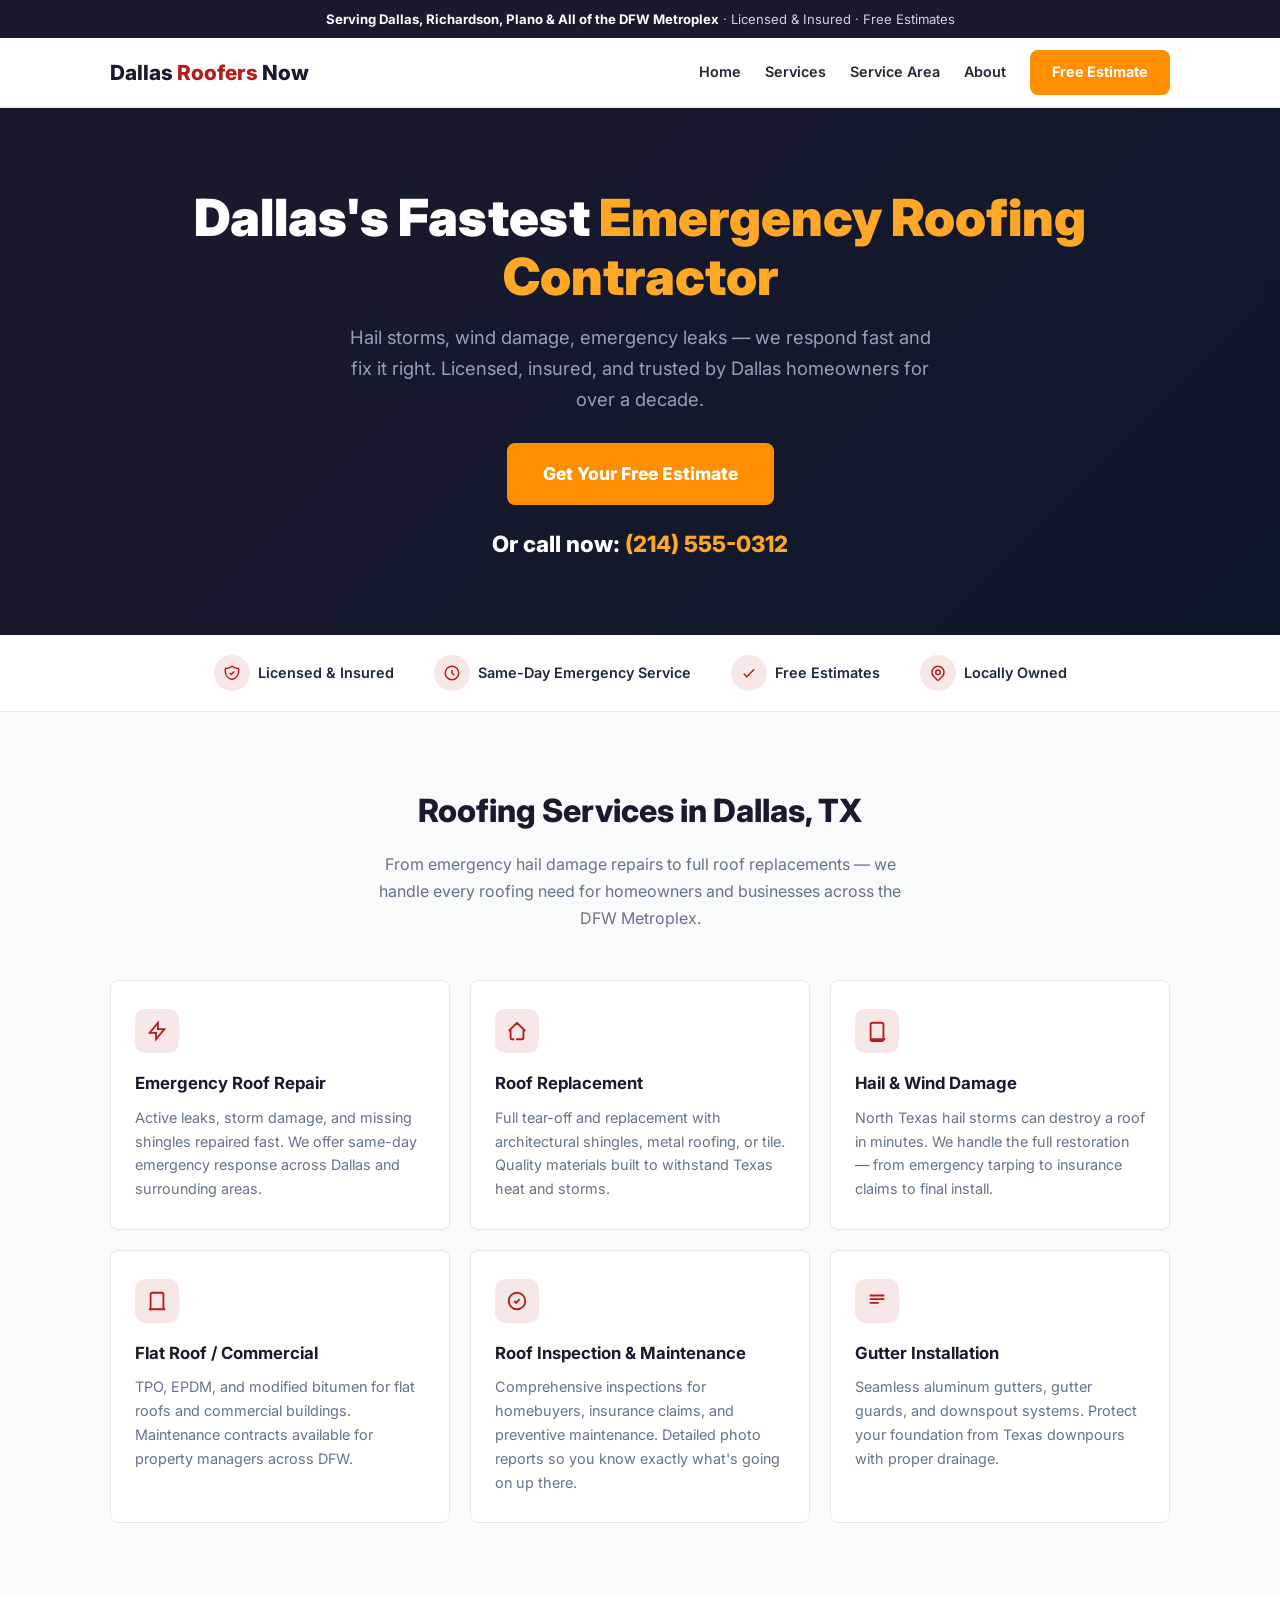
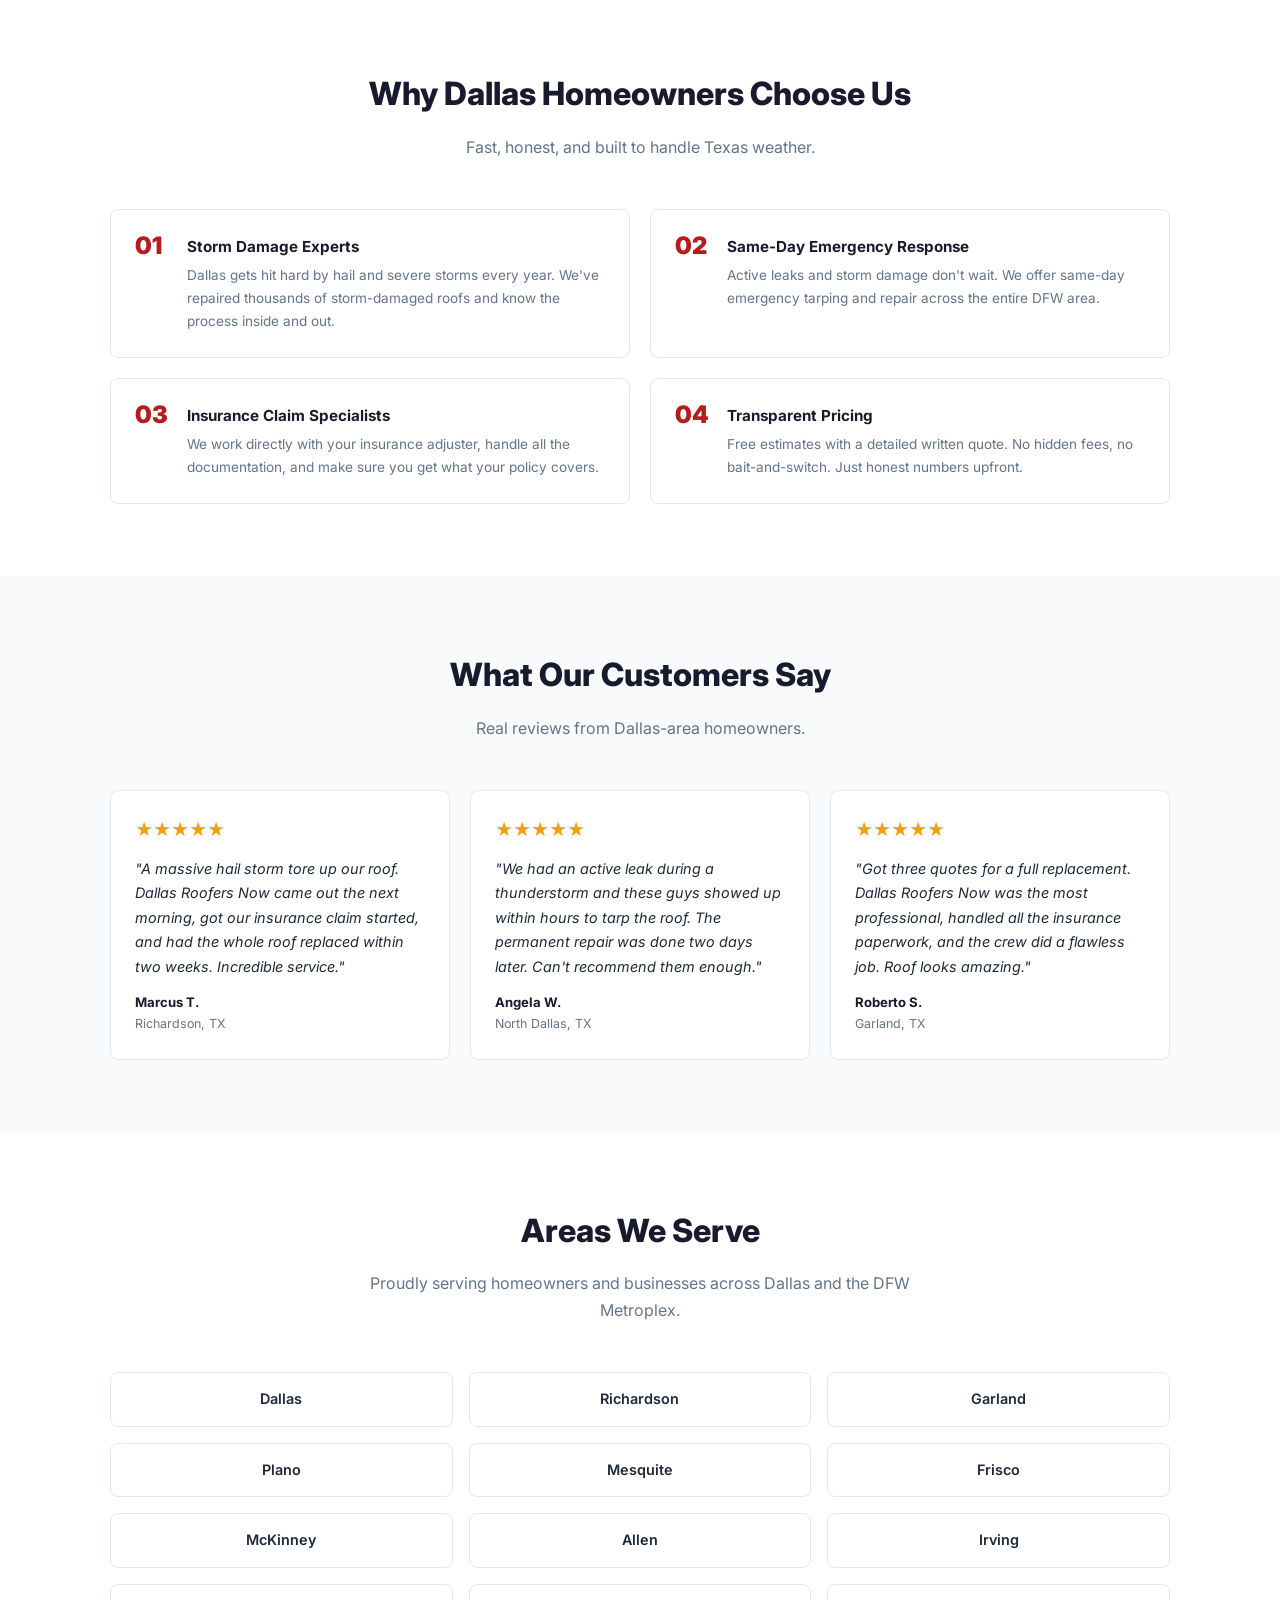
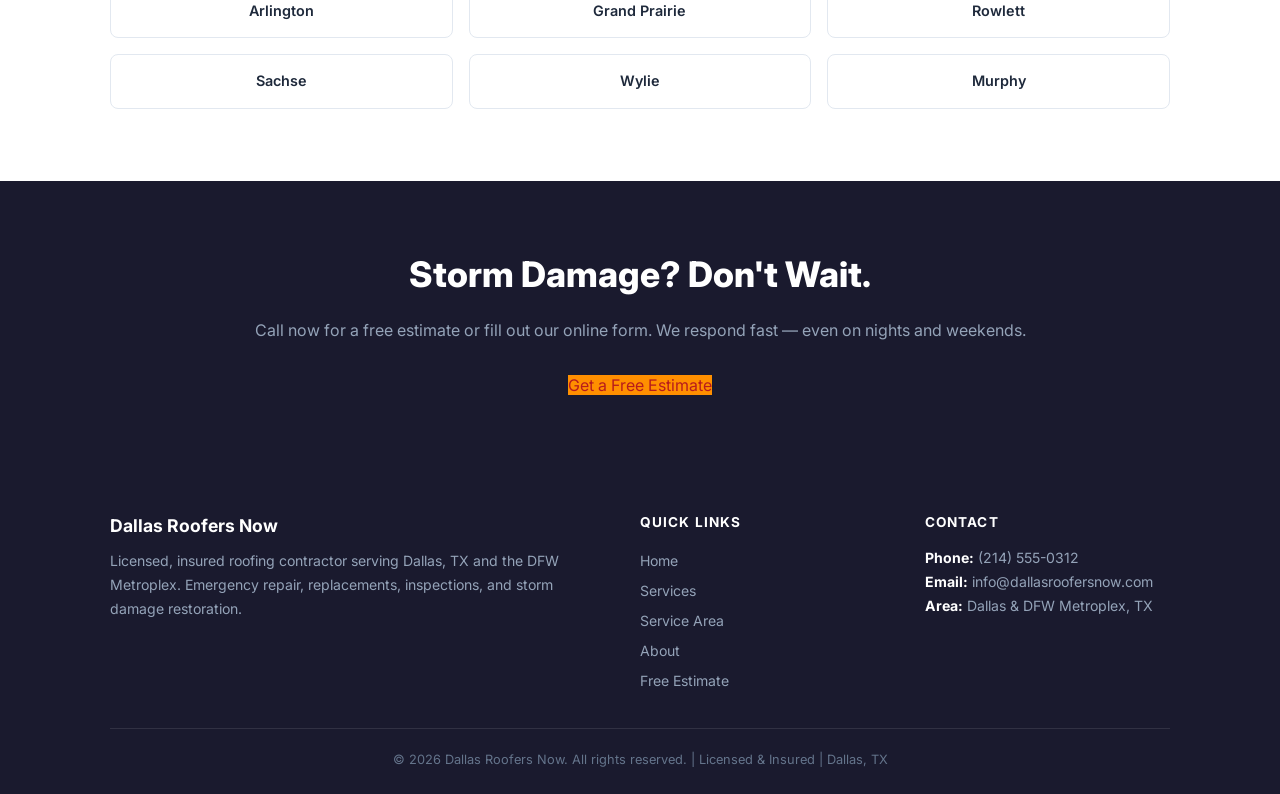
<file: index.html>
<!DOCTYPE html>
<html lang="en">
<head>
  <meta charset="UTF-8">
  <meta name="viewport" content="width=device-width, initial-scale=1.0">
  <title>Dallas TX Roofing Contractor | Emergency Roof Repair & Storm Damage</title>
  <meta name="description" content="Dallas's fastest emergency roofing contractor. Hail damage, storm repair, roof replacement, and inspections. Licensed & insured. Free estimates. Call (214) 555-0312.">
  <meta name="keywords" content="roof repair Dallas TX, roofing contractor Dallas, emergency roof repair Dallas Texas, hail damage roof Dallas, storm damage roofer DFW">
  <link rel="preconnect" href="https://fonts.googleapis.com">
  <link rel="preconnect" href="https://fonts.gstatic.com" crossorigin>
  <link href="https://fonts.googleapis.com/css2?family=Inter:wght@400;500;600;700;800;900&display=swap" rel="stylesheet">
  <link rel="stylesheet" href="style.css">
</head>
<body>

  <!-- Top Bar -->
  <div class="topbar">
    <strong>Serving Dallas, Richardson, Plano &amp; All of the DFW Metroplex</strong> · Licensed &amp; Insured · Free Estimates
  </div>

  <!-- Header -->
  <header class="site-header">
    <div class="header-inner">
      <a href="index.html" class="site-logo">Dallas <span>Roofers</span> Now</a>
      <nav class="site-nav">
        <a href="index.html">Home</a>
        <a href="services.html">Services</a>
        <a href="areas.html">Service Area</a>
        <a href="about.html">About</a>
        <a href="contact.html" class="btn-cta">Free Estimate</a>
      </nav>
      <button class="hamburger" onclick="document.getElementById('mob-menu').classList.toggle('open')" aria-label="Menu">
        <span></span><span></span><span></span>
      </button>
    </div>
    <nav class="mobile-menu" id="mob-menu">
      <a href="index.html">Home</a>
      <a href="services.html">Services</a>
      <a href="areas.html">Service Area</a>
      <a href="about.html">About</a>
      <a href="contact.html" class="btn-cta">Free Estimate</a>
    </nav>
  </header>

  <!-- Hero -->
  <section class="hero">
    <div class="container">
      <h1>Dallas's Fastest <span class="highlight">Emergency Roofing Contractor</span></h1>
      <p>Hail storms, wind damage, emergency leaks — we respond fast and fix it right. Licensed, insured, and trusted by Dallas homeowners for over a decade.</p>
      <a href="contact.html" class="btn-hero">Get Your Free Estimate</a>
      <div class="hero-phone">Or call now: <a href="tel:+12145550312">(214) 555-0312</a></div>
    </div>
  </section>

  <!-- Trust Bar -->
  <div class="trust-bar">
    <div class="trust-items">
      <div class="trust-item">
        <div class="trust-icon">
          <svg width="18" height="18" fill="none" viewBox="0 0 24 24" stroke="#b71c1c" stroke-width="2"><path d="M9 12l2 2 4-4m5.618-4.016A11.955 11.955 0 0112 2.944a11.955 11.955 0 01-8.618 3.04A12.02 12.02 0 003 9c0 5.591 3.824 10.29 9 11.622 5.176-1.332 9-6.03 9-11.622 0-1.042-.133-2.052-.382-3.016z"/></svg>
        </div>
        Licensed &amp; Insured
      </div>
      <div class="trust-item">
        <div class="trust-icon">
          <svg width="18" height="18" fill="none" viewBox="0 0 24 24" stroke="#b71c1c" stroke-width="2"><path d="M12 8v4l3 3m6-3a9 9 0 11-18 0 9 9 0 0118 0z"/></svg>
        </div>
        Same-Day Emergency Service
      </div>
      <div class="trust-item">
        <div class="trust-icon">
          <svg width="18" height="18" fill="none" viewBox="0 0 24 24" stroke="#b71c1c" stroke-width="2"><path d="M5 13l4 4L19 7"/></svg>
        </div>
        Free Estimates
      </div>
      <div class="trust-item">
        <div class="trust-icon">
          <svg width="18" height="18" fill="none" viewBox="0 0 24 24" stroke="#b71c1c" stroke-width="2"><path d="M17.657 16.657L13.414 20.9a2 2 0 01-2.827 0l-4.244-4.243a8 8 0 1111.314 0z"/><path d="M15 11a3 3 0 11-6 0 3 3 0 016 0z"/></svg>
        </div>
        Locally Owned
      </div>
    </div>
  </div>

  <!-- Services Overview -->
  <section class="section">
    <div class="container">
      <h2 class="section-title">Roofing Services in Dallas, TX</h2>
      <p class="section-sub">From emergency hail damage repairs to full roof replacements — we handle every roofing need for homeowners and businesses across the DFW Metroplex.</p>
      <div class="services-grid">
        <div class="service-card">
          <div class="service-icon">
            <svg width="22" height="22" fill="none" viewBox="0 0 24 24" stroke="#b71c1c" stroke-width="2"><path d="M13 10V3L4 14h7v7l9-11h-7z"/></svg>
          </div>
          <h3>Emergency Roof Repair</h3>
          <p>Active leaks, storm damage, and missing shingles repaired fast. We offer same-day emergency response across Dallas and surrounding areas.</p>
        </div>
        <div class="service-card">
          <div class="service-icon">
            <svg width="22" height="22" fill="none" viewBox="0 0 24 24" stroke="#b71c1c" stroke-width="2"><path d="M3 12l2-2m0 0l7-7 7 7M5 10v10a1 1 0 001 1h3m10-11l2 2m-2-2v10a1 1 0 01-1 1h-3m-4 0h4"/></svg>
          </div>
          <h3>Roof Replacement</h3>
          <p>Full tear-off and replacement with architectural shingles, metal roofing, or tile. Quality materials built to withstand Texas heat and storms.</p>
        </div>
        <div class="service-card">
          <div class="service-icon">
            <svg width="22" height="22" fill="none" viewBox="0 0 24 24" stroke="#b71c1c" stroke-width="2"><path d="M19 21V5a2 2 0 00-2-2H7a2 2 0 00-2 2v16m14 0h2m-2 0H5m14 0a2 2 0 01-2 2H7a2 2 0 01-2-2m14 0V9"/></svg>
          </div>
          <h3>Hail &amp; Wind Damage</h3>
          <p>North Texas hail storms can destroy a roof in minutes. We handle the full restoration — from emergency tarping to insurance claims to final install.</p>
        </div>
        <div class="service-card">
          <div class="service-icon">
            <svg width="22" height="22" fill="none" viewBox="0 0 24 24" stroke="#b71c1c" stroke-width="2"><path d="M19 21V5a2 2 0 00-2-2H7a2 2 0 00-2 2v16m14 0h2m-2 0H5m-2 0h2"/></svg>
          </div>
          <h3>Flat Roof / Commercial</h3>
          <p>TPO, EPDM, and modified bitumen for flat roofs and commercial buildings. Maintenance contracts available for property managers across DFW.</p>
        </div>
        <div class="service-card">
          <div class="service-icon">
            <svg width="22" height="22" fill="none" viewBox="0 0 24 24" stroke="#b71c1c" stroke-width="2"><path d="M9 12l2 2 4-4m6 2a9 9 0 11-18 0 9 9 0 0118 0z"/></svg>
          </div>
          <h3>Roof Inspection &amp; Maintenance</h3>
          <p>Comprehensive inspections for homebuyers, insurance claims, and preventive maintenance. Detailed photo reports so you know exactly what's going on up there.</p>
        </div>
        <div class="service-card">
          <div class="service-icon">
            <svg width="22" height="22" fill="none" viewBox="0 0 24 24" stroke="#b71c1c" stroke-width="2"><path d="M4 6h16M4 10h16M4 14h10"/></svg>
          </div>
          <h3>Gutter Installation</h3>
          <p>Seamless aluminum gutters, gutter guards, and downspout systems. Protect your foundation from Texas downpours with proper drainage.</p>
        </div>
      </div>
    </div>
  </section>

  <!-- Why Choose Us -->
  <section class="section" style="background: var(--white);">
    <div class="container">
      <h2 class="section-title">Why Dallas Homeowners Choose Us</h2>
      <p class="section-sub">Fast, honest, and built to handle Texas weather.</p>
      <div class="why-grid">
        <div class="why-card">
          <div class="why-num">01</div>
          <div>
            <h3>Storm Damage Experts</h3>
            <p>Dallas gets hit hard by hail and severe storms every year. We've repaired thousands of storm-damaged roofs and know the process inside and out.</p>
          </div>
        </div>
        <div class="why-card">
          <div class="why-num">02</div>
          <div>
            <h3>Same-Day Emergency Response</h3>
            <p>Active leaks and storm damage don't wait. We offer same-day emergency tarping and repair across the entire DFW area.</p>
          </div>
        </div>
        <div class="why-card">
          <div class="why-num">03</div>
          <div>
            <h3>Insurance Claim Specialists</h3>
            <p>We work directly with your insurance adjuster, handle all the documentation, and make sure you get what your policy covers.</p>
          </div>
        </div>
        <div class="why-card">
          <div class="why-num">04</div>
          <div>
            <h3>Transparent Pricing</h3>
            <p>Free estimates with a detailed written quote. No hidden fees, no bait-and-switch. Just honest numbers upfront.</p>
          </div>
        </div>
      </div>
    </div>
  </section>

  <!-- Testimonials -->
  <section class="section">
    <div class="container">
      <h2 class="section-title">What Our Customers Say</h2>
      <p class="section-sub">Real reviews from Dallas-area homeowners.</p>
      <div class="testimonials-grid">
        <div class="testimonial-card">
          <div class="testimonial-stars">★★★★★</div>
          <p class="testimonial-text">"A massive hail storm tore up our roof. Dallas Roofers Now came out the next morning, got our insurance claim started, and had the whole roof replaced within two weeks. Incredible service."</p>
          <div class="testimonial-name">Marcus T.</div>
          <div class="testimonial-loc">Richardson, TX</div>
        </div>
        <div class="testimonial-card">
          <div class="testimonial-stars">★★★★★</div>
          <p class="testimonial-text">"We had an active leak during a thunderstorm and these guys showed up within hours to tarp the roof. The permanent repair was done two days later. Can't recommend them enough."</p>
          <div class="testimonial-name">Angela W.</div>
          <div class="testimonial-loc">North Dallas, TX</div>
        </div>
        <div class="testimonial-card">
          <div class="testimonial-stars">★★★★★</div>
          <p class="testimonial-text">"Got three quotes for a full replacement. Dallas Roofers Now was the most professional, handled all the insurance paperwork, and the crew did a flawless job. Roof looks amazing."</p>
          <div class="testimonial-name">Roberto S.</div>
          <div class="testimonial-loc">Garland, TX</div>
        </div>
      </div>
    </div>
  </section>

  <!-- Service Areas -->
  <section class="section" style="background: var(--white);">
    <div class="container">
      <h2 class="section-title">Areas We Serve</h2>
      <p class="section-sub">Proudly serving homeowners and businesses across Dallas and the DFW Metroplex.</p>
      <div class="areas-grid">
        <div class="area-tag">Dallas</div>
        <div class="area-tag">Richardson</div>
        <div class="area-tag">Garland</div>
        <div class="area-tag">Plano</div>
        <div class="area-tag">Mesquite</div>
        <div class="area-tag">Frisco</div>
        <div class="area-tag">McKinney</div>
        <div class="area-tag">Allen</div>
        <div class="area-tag">Irving</div>
        <div class="area-tag">Arlington</div>
        <div class="area-tag">Grand Prairie</div>
        <div class="area-tag">Rowlett</div>
        <div class="area-tag">Sachse</div>
        <div class="area-tag">Wylie</div>
        <div class="area-tag">Murphy</div>
      </div>
    </div>
  </section>

  <!-- CTA -->
  <section class="cta-strip">
    <h2>Storm Damage? Don't Wait.</h2>
    <p>Call now for a free estimate or fill out our online form. We respond fast — even on nights and weekends.</p>
    <a href="contact.html" class="btn-hero">Get a Free Estimate</a>
  </section>

  <!-- Footer -->
  <footer class="site-footer">
    <div class="container">
      <div class="footer-grid">
        <div class="footer-brand">
          <strong style="color:#fff; font-size:1.1rem;">Dallas Roofers Now</strong>
          <p>Licensed, insured roofing contractor serving Dallas, TX and the DFW Metroplex. Emergency repair, replacements, inspections, and storm damage restoration.</p>
        </div>
        <div class="footer-links">
          <h4>Quick Links</h4>
          <a href="index.html">Home</a>
          <a href="services.html">Services</a>
          <a href="areas.html">Service Area</a>
          <a href="about.html">About</a>
          <a href="contact.html">Free Estimate</a>
        </div>
        <div class="footer-contact">
          <h4>Contact</h4>
          <p><strong style="color:#fff;">Phone:</strong> (214) 555-0312</p>
          <p><strong style="color:#fff;">Email:</strong> info@dallasroofersnow.com</p>
          <p><strong style="color:#fff;">Area:</strong> Dallas &amp; DFW Metroplex, TX</p>
        </div>
      </div>
      <div class="footer-bottom">
        &copy; 2026 Dallas Roofers Now. All rights reserved. | Licensed &amp; Insured | Dallas, TX
      </div>
    </div>
  </footer>

</body>
</html>
</file>
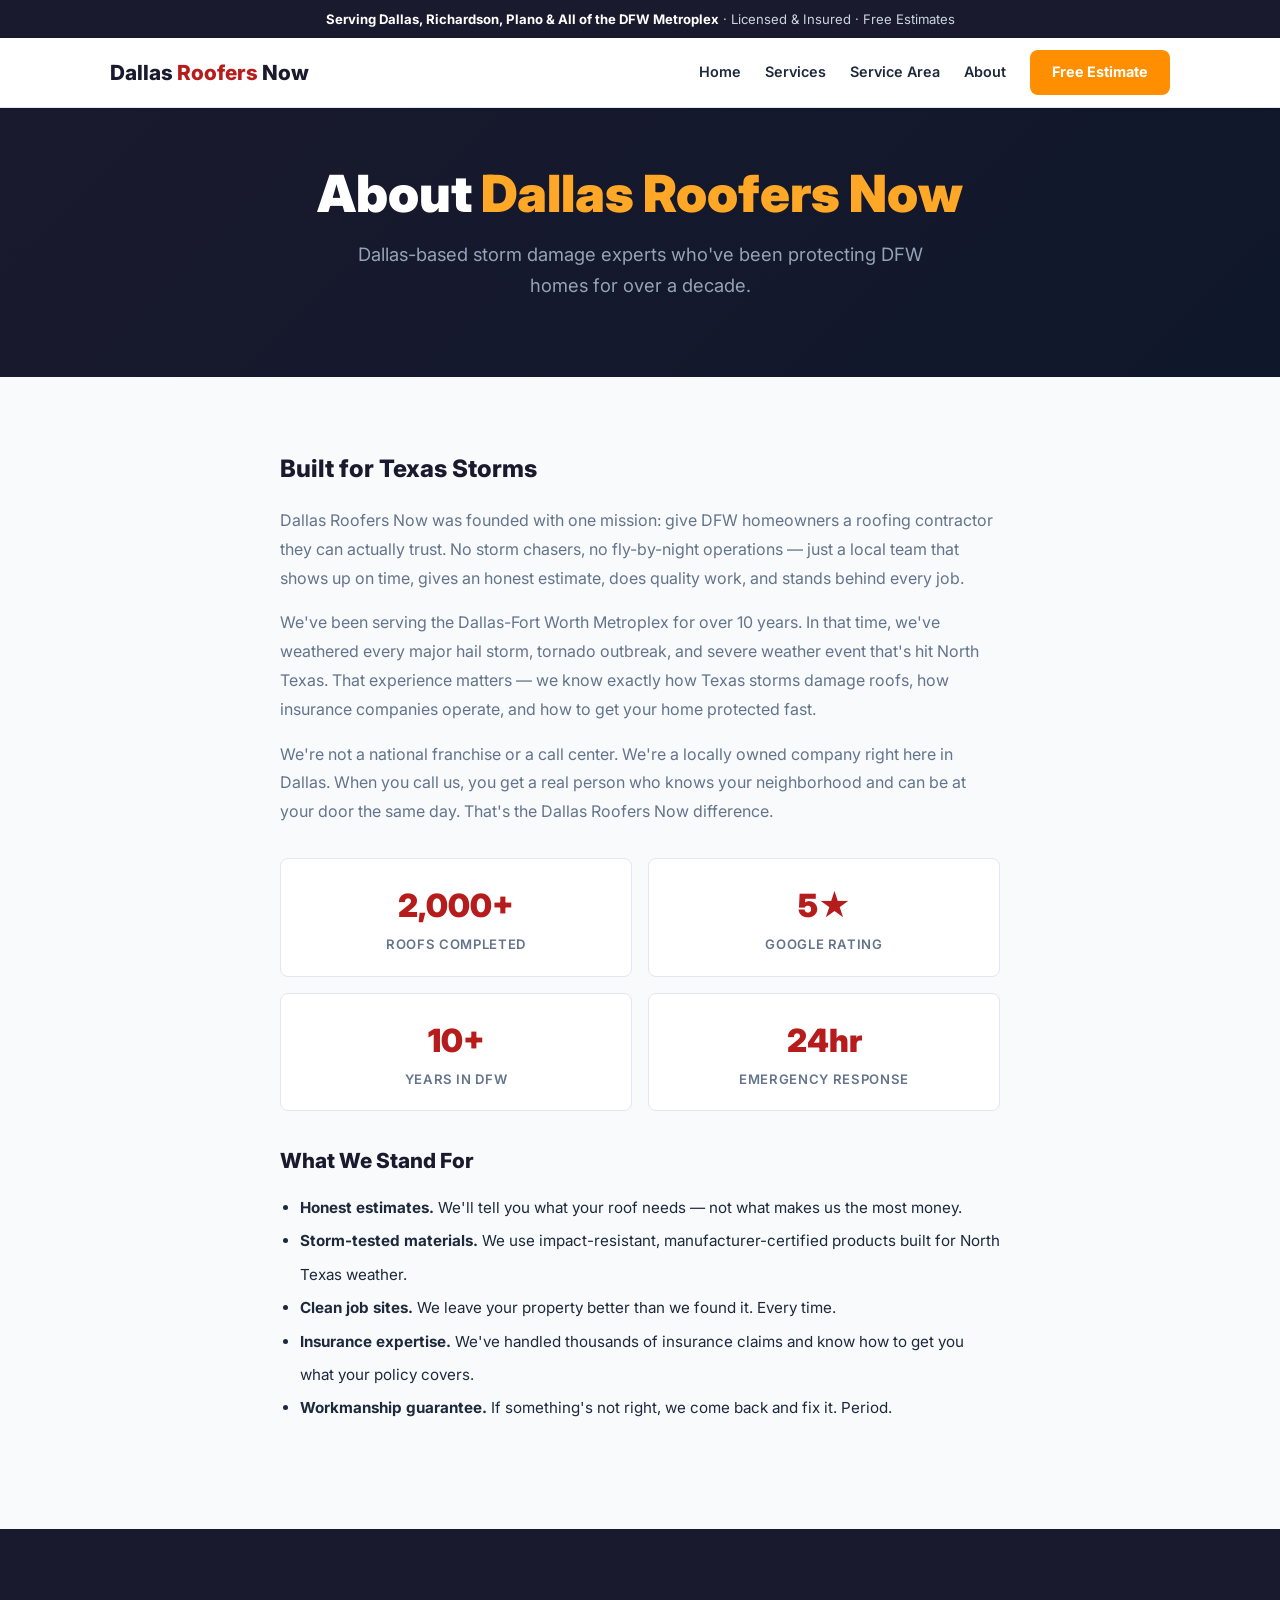
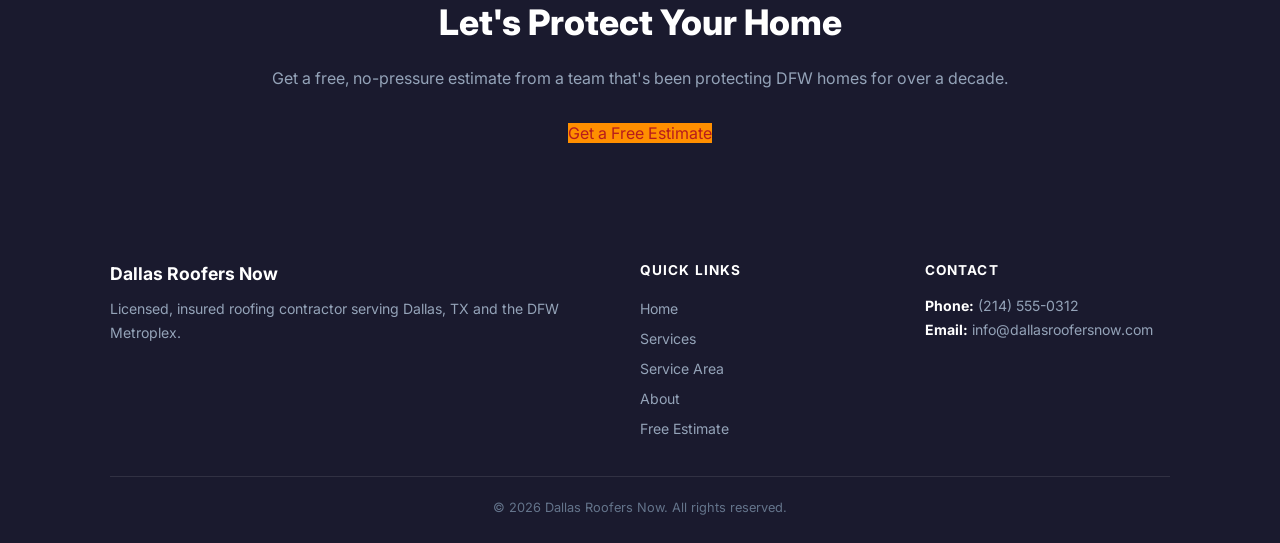
<file: about.html>
<!DOCTYPE html>
<html lang="en">
<head>
  <meta charset="UTF-8">
  <meta name="viewport" content="width=device-width, initial-scale=1.0">
  <title>About Us | Dallas Roofers Now — Local Roofing Contractor DFW TX</title>
  <meta name="description" content="Dallas-based roofing contractor serving the DFW Metroplex for over 10 years. Storm damage experts, licensed, insured, and dedicated to quality craftsmanship.">
  <link rel="preconnect" href="https://fonts.googleapis.com">
  <link rel="preconnect" href="https://fonts.gstatic.com" crossorigin>
  <link href="https://fonts.googleapis.com/css2?family=Inter:wght@400;500;600;700;800;900&display=swap" rel="stylesheet">
  <link rel="stylesheet" href="style.css">
</head>
<body>
  <div class="topbar"><strong>Serving Dallas, Richardson, Plano &amp; All of the DFW Metroplex</strong> · Licensed &amp; Insured · Free Estimates</div>
  <header class="site-header">
    <div class="header-inner">
      <a href="index.html" class="site-logo">Dallas <span>Roofers</span> Now</a>
      <nav class="site-nav">
        <a href="index.html">Home</a><a href="services.html">Services</a><a href="areas.html">Service Area</a><a href="about.html">About</a><a href="contact.html" class="btn-cta">Free Estimate</a>
      </nav>
      <button class="hamburger" onclick="document.getElementById('mob-menu').classList.toggle('open')" aria-label="Menu"><span></span><span></span><span></span></button>
    </div>
    <nav class="mobile-menu" id="mob-menu">
      <a href="index.html">Home</a><a href="services.html">Services</a><a href="areas.html">Service Area</a><a href="about.html">About</a><a href="contact.html" class="btn-cta">Free Estimate</a>
    </nav>
  </header>

  <section class="hero" style="padding: 56px 0 48px;">
    <div class="container">
      <h1>About <span class="highlight">Dallas Roofers Now</span></h1>
      <p>Dallas-based storm damage experts who've been protecting DFW homes for over a decade.</p>
    </div>
  </section>

  <section class="section">
    <div class="container">
      <div style="max-width:720px; margin:0 auto;">
        <h2 style="font-size:1.5rem; font-weight:800; color:var(--navy); margin-bottom:16px;">Built for Texas Storms</h2>
        <p style="color:var(--text-light); margin-bottom:16px; line-height:1.8;">Dallas Roofers Now was founded with one mission: give DFW homeowners a roofing contractor they can actually trust. No storm chasers, no fly-by-night operations — just a local team that shows up on time, gives an honest estimate, does quality work, and stands behind every job.</p>
        <p style="color:var(--text-light); margin-bottom:16px; line-height:1.8;">We've been serving the Dallas-Fort Worth Metroplex for over 10 years. In that time, we've weathered every major hail storm, tornado outbreak, and severe weather event that's hit North Texas. That experience matters — we know exactly how Texas storms damage roofs, how insurance companies operate, and how to get your home protected fast.</p>
        <p style="color:var(--text-light); margin-bottom:32px; line-height:1.8;">We're not a national franchise or a call center. We're a locally owned company right here in Dallas. When you call us, you get a real person who knows your neighborhood and can be at your door the same day. That's the Dallas Roofers Now difference.</p>

        <div style="display:grid; grid-template-columns:1fr 1fr; gap:16px; margin-bottom:32px;">
          <div style="background:var(--white); border:1px solid var(--border); border-radius:var(--radius); padding:20px; text-align:center;">
            <div style="font-size:2rem; font-weight:900; color:var(--blue);">2,000+</div>
            <div style="font-size:0.82rem; color:var(--text-light); font-weight:600; text-transform:uppercase; letter-spacing:0.05em;">Roofs Completed</div>
          </div>
          <div style="background:var(--white); border:1px solid var(--border); border-radius:var(--radius); padding:20px; text-align:center;">
            <div style="font-size:2rem; font-weight:900; color:var(--blue);">5★</div>
            <div style="font-size:0.82rem; color:var(--text-light); font-weight:600; text-transform:uppercase; letter-spacing:0.05em;">Google Rating</div>
          </div>
          <div style="background:var(--white); border:1px solid var(--border); border-radius:var(--radius); padding:20px; text-align:center;">
            <div style="font-size:2rem; font-weight:900; color:var(--blue);">10+</div>
            <div style="font-size:0.82rem; color:var(--text-light); font-weight:600; text-transform:uppercase; letter-spacing:0.05em;">Years in DFW</div>
          </div>
          <div style="background:var(--white); border:1px solid var(--border); border-radius:var(--radius); padding:20px; text-align:center;">
            <div style="font-size:2rem; font-weight:900; color:var(--blue);">24hr</div>
            <div style="font-size:0.82rem; color:var(--text-light); font-weight:600; text-transform:uppercase; letter-spacing:0.05em;">Emergency Response</div>
          </div>
        </div>

        <h2 style="font-size:1.3rem; font-weight:800; color:var(--navy); margin-bottom:12px;">What We Stand For</h2>
        <ul style="color:var(--text); font-size:0.95rem; line-height:2.2; padding-left:20px; margin-bottom:32px;">
          <li><strong>Honest estimates.</strong> We'll tell you what your roof needs — not what makes us the most money.</li>
          <li><strong>Storm-tested materials.</strong> We use impact-resistant, manufacturer-certified products built for North Texas weather.</li>
          <li><strong>Clean job sites.</strong> We leave your property better than we found it. Every time.</li>
          <li><strong>Insurance expertise.</strong> We've handled thousands of insurance claims and know how to get you what your policy covers.</li>
          <li><strong>Workmanship guarantee.</strong> If something's not right, we come back and fix it. Period.</li>
        </ul>
      </div>
    </div>
  </section>

  <section class="cta-strip">
    <h2>Let's Protect Your Home</h2>
    <p>Get a free, no-pressure estimate from a team that's been protecting DFW homes for over a decade.</p>
    <a href="contact.html" class="btn-hero">Get a Free Estimate</a>
  </section>

  <footer class="site-footer">
    <div class="container">
      <div class="footer-grid">
        <div class="footer-brand">
          <strong style="color:#fff; font-size:1.1rem;">Dallas Roofers Now</strong>
          <p>Licensed, insured roofing contractor serving Dallas, TX and the DFW Metroplex.</p>
        </div>
        <div class="footer-links">
          <h4>Quick Links</h4>
          <a href="index.html">Home</a><a href="services.html">Services</a><a href="areas.html">Service Area</a><a href="about.html">About</a><a href="contact.html">Free Estimate</a>
        </div>
        <div class="footer-contact">
          <h4>Contact</h4>
          <p><strong style="color:#fff;">Phone:</strong> (214) 555-0312</p>
          <p><strong style="color:#fff;">Email:</strong> info@dallasroofersnow.com</p>
        </div>
      </div>
      <div class="footer-bottom">&copy; 2026 Dallas Roofers Now. All rights reserved.</div>
    </div>
  </footer>
</body>
</html>
</file>
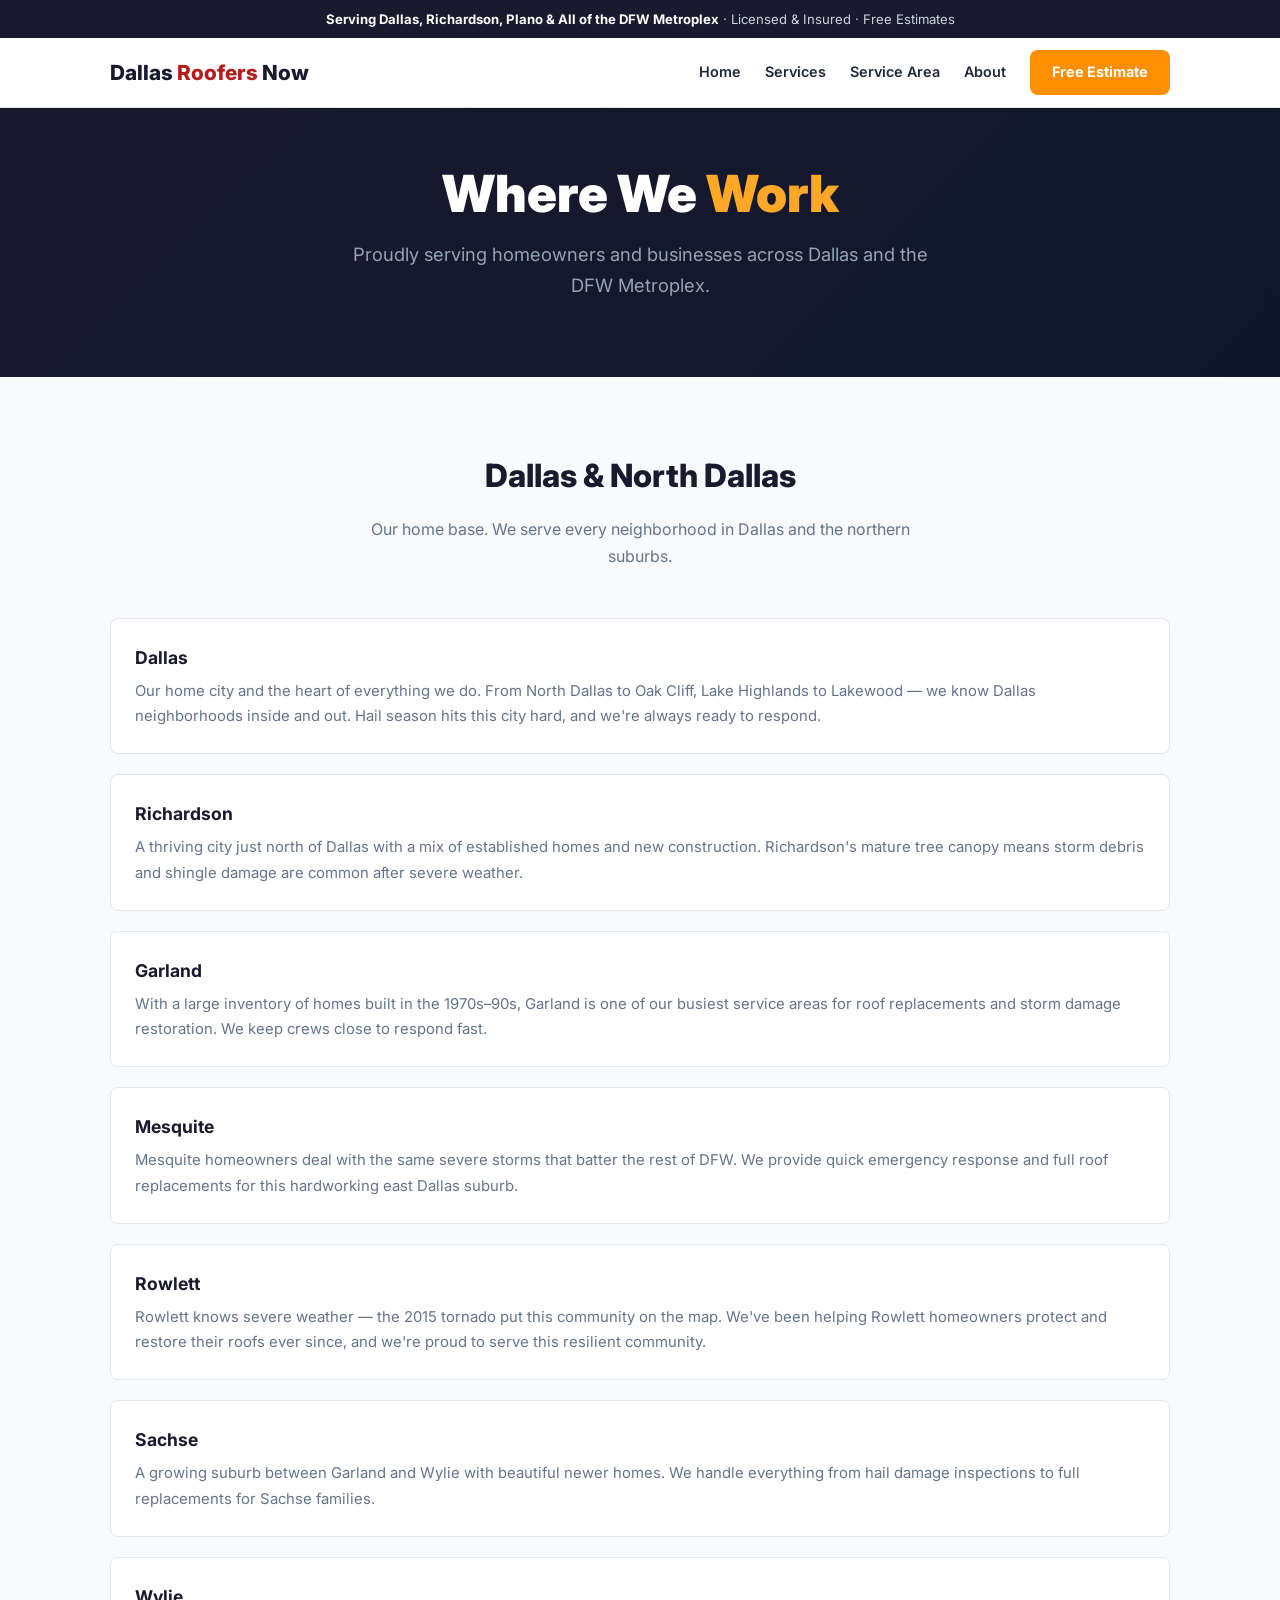
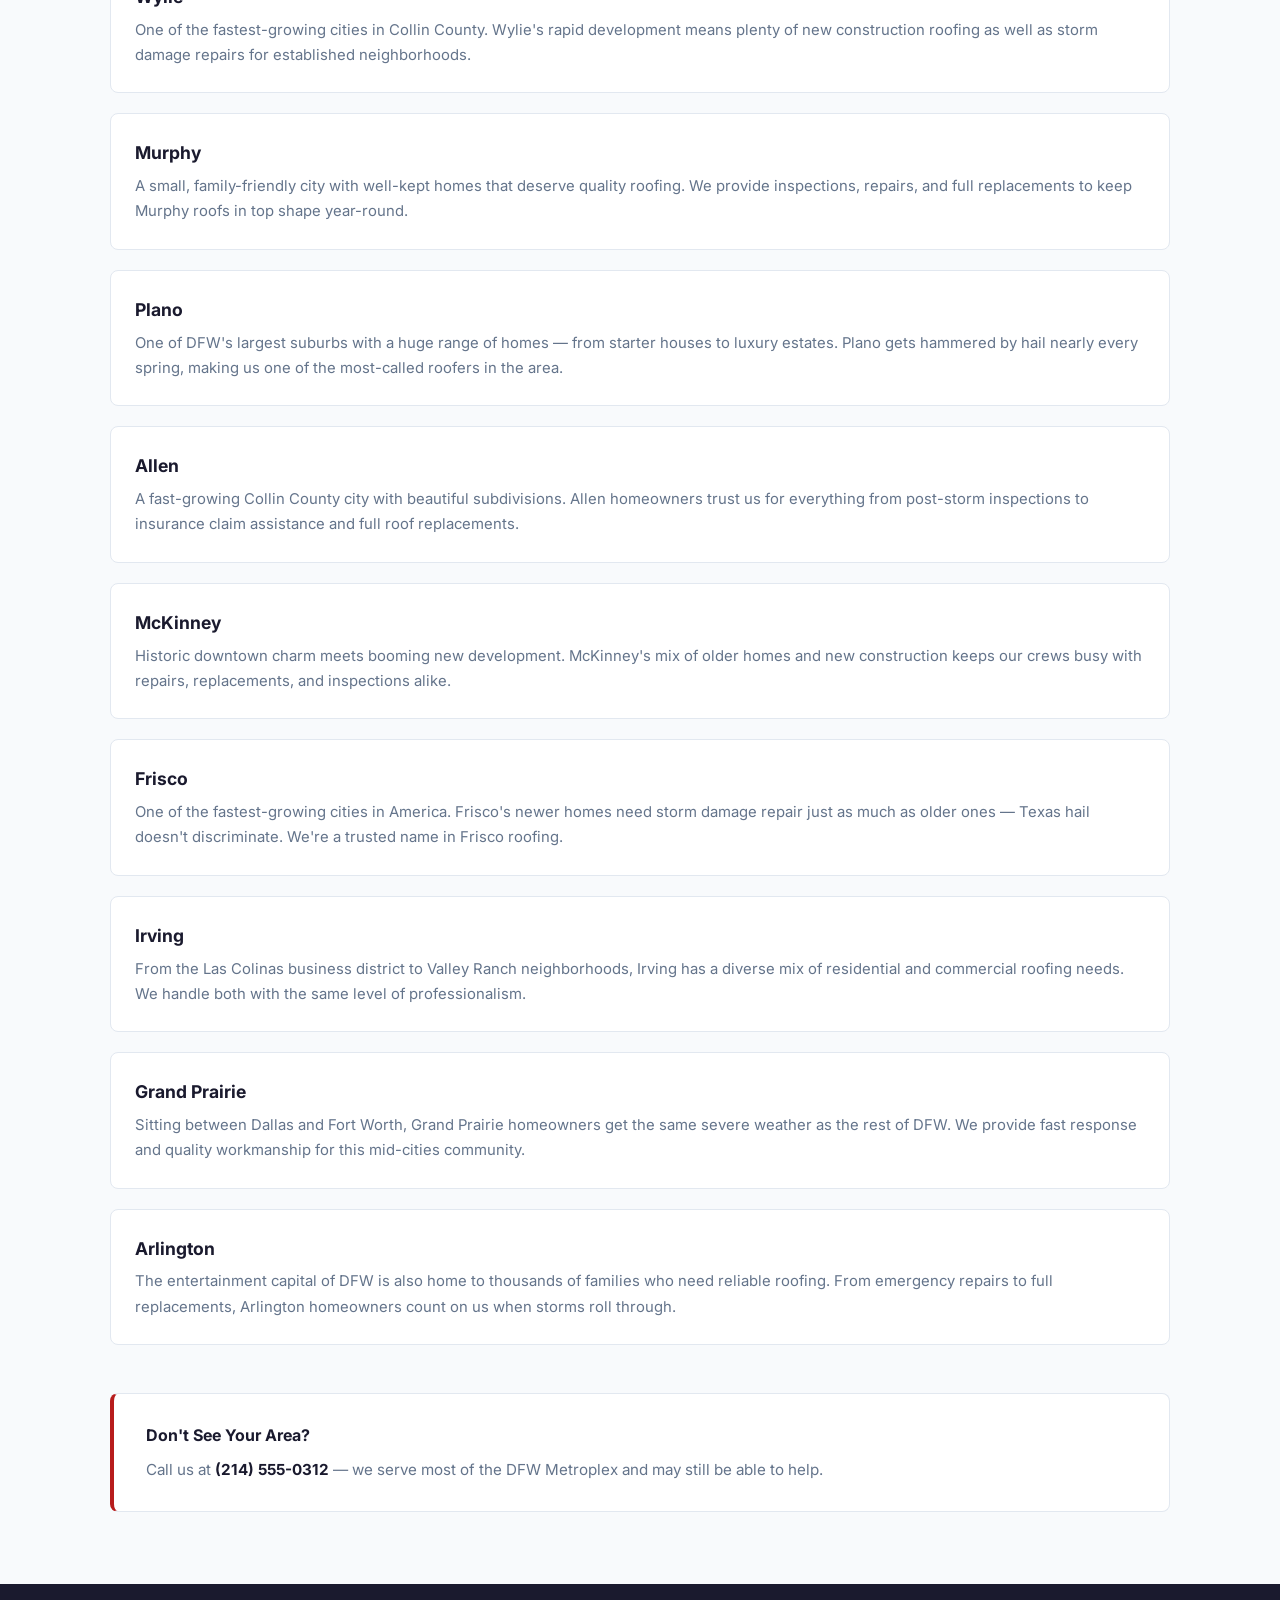
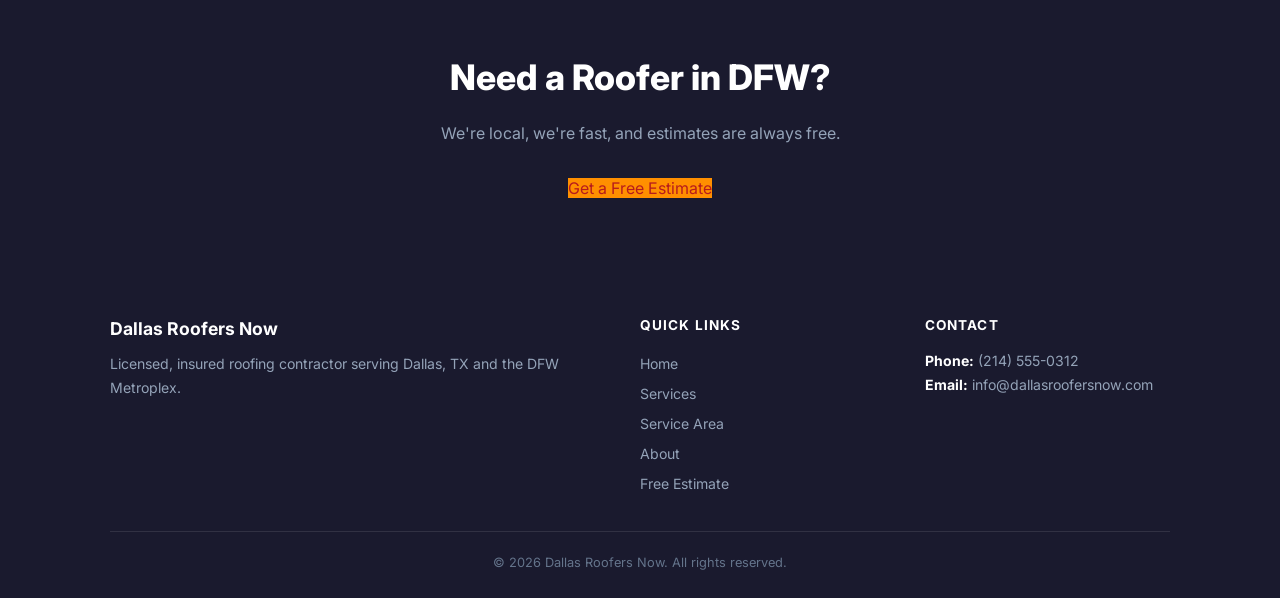
<file: areas.html>
<!DOCTYPE html>
<html lang="en">
<head>
  <meta charset="UTF-8">
  <meta name="viewport" content="width=device-width, initial-scale=1.0">
  <title>Roofing Service Area | Dallas, Richardson, Plano, DFW TX</title>
  <meta name="description" content="Roofing contractor serving Dallas, Richardson, Plano, Garland, Frisco, McKinney, and the entire DFW Metroplex. Local, licensed, free estimates.">
  <link rel="preconnect" href="https://fonts.googleapis.com">
  <link rel="preconnect" href="https://fonts.gstatic.com" crossorigin>
  <link href="https://fonts.googleapis.com/css2?family=Inter:wght@400;500;600;700;800;900&display=swap" rel="stylesheet">
  <link rel="stylesheet" href="style.css">
</head>
<body>
  <div class="topbar"><strong>Serving Dallas, Richardson, Plano &amp; All of the DFW Metroplex</strong> · Licensed &amp; Insured · Free Estimates</div>
  <header class="site-header">
    <div class="header-inner">
      <a href="index.html" class="site-logo">Dallas <span>Roofers</span> Now</a>
      <nav class="site-nav">
        <a href="index.html">Home</a><a href="services.html">Services</a><a href="areas.html">Service Area</a><a href="about.html">About</a><a href="contact.html" class="btn-cta">Free Estimate</a>
      </nav>
      <button class="hamburger" onclick="document.getElementById('mob-menu').classList.toggle('open')" aria-label="Menu"><span></span><span></span><span></span></button>
    </div>
    <nav class="mobile-menu" id="mob-menu">
      <a href="index.html">Home</a><a href="services.html">Services</a><a href="areas.html">Service Area</a><a href="about.html">About</a><a href="contact.html" class="btn-cta">Free Estimate</a>
    </nav>
  </header>

  <section class="hero" style="padding: 56px 0 48px;">
    <div class="container">
      <h1>Where We <span class="highlight">Work</span></h1>
      <p>Proudly serving homeowners and businesses across Dallas and the DFW Metroplex.</p>
    </div>
  </section>

  <section class="section">
    <div class="container">

      <h2 class="section-title">Dallas &amp; North Dallas</h2>
      <p class="section-sub">Our home base. We serve every neighborhood in Dallas and the northern suburbs.</p>

      <div style="display:grid; grid-template-columns:1fr; gap:20px; margin-bottom:48px;">

        <div style="background:var(--white); border:1px solid var(--border); border-radius:var(--radius); padding:24px;">
          <h3 style="font-size:1.1rem; font-weight:700; color:var(--navy); margin-bottom:6px;">Dallas</h3>
          <p style="color:var(--text-light); font-size:0.93rem; line-height:1.7;">Our home city and the heart of everything we do. From North Dallas to Oak Cliff, Lake Highlands to Lakewood — we know Dallas neighborhoods inside and out. Hail season hits this city hard, and we're always ready to respond.</p>
        </div>

        <div style="background:var(--white); border:1px solid var(--border); border-radius:var(--radius); padding:24px;">
          <h3 style="font-size:1.1rem; font-weight:700; color:var(--navy); margin-bottom:6px;">Richardson</h3>
          <p style="color:var(--text-light); font-size:0.93rem; line-height:1.7;">A thriving city just north of Dallas with a mix of established homes and new construction. Richardson's mature tree canopy means storm debris and shingle damage are common after severe weather.</p>
        </div>

        <div style="background:var(--white); border:1px solid var(--border); border-radius:var(--radius); padding:24px;">
          <h3 style="font-size:1.1rem; font-weight:700; color:var(--navy); margin-bottom:6px;">Garland</h3>
          <p style="color:var(--text-light); font-size:0.93rem; line-height:1.7;">With a large inventory of homes built in the 1970s–90s, Garland is one of our busiest service areas for roof replacements and storm damage restoration. We keep crews close to respond fast.</p>
        </div>

        <div style="background:var(--white); border:1px solid var(--border); border-radius:var(--radius); padding:24px;">
          <h3 style="font-size:1.1rem; font-weight:700; color:var(--navy); margin-bottom:6px;">Mesquite</h3>
          <p style="color:var(--text-light); font-size:0.93rem; line-height:1.7;">Mesquite homeowners deal with the same severe storms that batter the rest of DFW. We provide quick emergency response and full roof replacements for this hardworking east Dallas suburb.</p>
        </div>

        <div style="background:var(--white); border:1px solid var(--border); border-radius:var(--radius); padding:24px;">
          <h3 style="font-size:1.1rem; font-weight:700; color:var(--navy); margin-bottom:6px;">Rowlett</h3>
          <p style="color:var(--text-light); font-size:0.93rem; line-height:1.7;">Rowlett knows severe weather — the 2015 tornado put this community on the map. We've been helping Rowlett homeowners protect and restore their roofs ever since, and we're proud to serve this resilient community.</p>
        </div>

        <div style="background:var(--white); border:1px solid var(--border); border-radius:var(--radius); padding:24px;">
          <h3 style="font-size:1.1rem; font-weight:700; color:var(--navy); margin-bottom:6px;">Sachse</h3>
          <p style="color:var(--text-light); font-size:0.93rem; line-height:1.7;">A growing suburb between Garland and Wylie with beautiful newer homes. We handle everything from hail damage inspections to full replacements for Sachse families.</p>
        </div>

        <div style="background:var(--white); border:1px solid var(--border); border-radius:var(--radius); padding:24px;">
          <h3 style="font-size:1.1rem; font-weight:700; color:var(--navy); margin-bottom:6px;">Wylie</h3>
          <p style="color:var(--text-light); font-size:0.93rem; line-height:1.7;">One of the fastest-growing cities in Collin County. Wylie's rapid development means plenty of new construction roofing as well as storm damage repairs for established neighborhoods.</p>
        </div>

        <div style="background:var(--white); border:1px solid var(--border); border-radius:var(--radius); padding:24px;">
          <h3 style="font-size:1.1rem; font-weight:700; color:var(--navy); margin-bottom:6px;">Murphy</h3>
          <p style="color:var(--text-light); font-size:0.93rem; line-height:1.7;">A small, family-friendly city with well-kept homes that deserve quality roofing. We provide inspections, repairs, and full replacements to keep Murphy roofs in top shape year-round.</p>
        </div>

        <div style="background:var(--white); border:1px solid var(--border); border-radius:var(--radius); padding:24px;">
          <h3 style="font-size:1.1rem; font-weight:700; color:var(--navy); margin-bottom:6px;">Plano</h3>
          <p style="color:var(--text-light); font-size:0.93rem; line-height:1.7;">One of DFW's largest suburbs with a huge range of homes — from starter houses to luxury estates. Plano gets hammered by hail nearly every spring, making us one of the most-called roofers in the area.</p>
        </div>

        <div style="background:var(--white); border:1px solid var(--border); border-radius:var(--radius); padding:24px;">
          <h3 style="font-size:1.1rem; font-weight:700; color:var(--navy); margin-bottom:6px;">Allen</h3>
          <p style="color:var(--text-light); font-size:0.93rem; line-height:1.7;">A fast-growing Collin County city with beautiful subdivisions. Allen homeowners trust us for everything from post-storm inspections to insurance claim assistance and full roof replacements.</p>
        </div>

        <div style="background:var(--white); border:1px solid var(--border); border-radius:var(--radius); padding:24px;">
          <h3 style="font-size:1.1rem; font-weight:700; color:var(--navy); margin-bottom:6px;">McKinney</h3>
          <p style="color:var(--text-light); font-size:0.93rem; line-height:1.7;">Historic downtown charm meets booming new development. McKinney's mix of older homes and new construction keeps our crews busy with repairs, replacements, and inspections alike.</p>
        </div>

        <div style="background:var(--white); border:1px solid var(--border); border-radius:var(--radius); padding:24px;">
          <h3 style="font-size:1.1rem; font-weight:700; color:var(--navy); margin-bottom:6px;">Frisco</h3>
          <p style="color:var(--text-light); font-size:0.93rem; line-height:1.7;">One of the fastest-growing cities in America. Frisco's newer homes need storm damage repair just as much as older ones — Texas hail doesn't discriminate. We're a trusted name in Frisco roofing.</p>
        </div>

        <div style="background:var(--white); border:1px solid var(--border); border-radius:var(--radius); padding:24px;">
          <h3 style="font-size:1.1rem; font-weight:700; color:var(--navy); margin-bottom:6px;">Irving</h3>
          <p style="color:var(--text-light); font-size:0.93rem; line-height:1.7;">From the Las Colinas business district to Valley Ranch neighborhoods, Irving has a diverse mix of residential and commercial roofing needs. We handle both with the same level of professionalism.</p>
        </div>

        <div style="background:var(--white); border:1px solid var(--border); border-radius:var(--radius); padding:24px;">
          <h3 style="font-size:1.1rem; font-weight:700; color:var(--navy); margin-bottom:6px;">Grand Prairie</h3>
          <p style="color:var(--text-light); font-size:0.93rem; line-height:1.7;">Sitting between Dallas and Fort Worth, Grand Prairie homeowners get the same severe weather as the rest of DFW. We provide fast response and quality workmanship for this mid-cities community.</p>
        </div>

        <div style="background:var(--white); border:1px solid var(--border); border-radius:var(--radius); padding:24px;">
          <h3 style="font-size:1.1rem; font-weight:700; color:var(--navy); margin-bottom:6px;">Arlington</h3>
          <p style="color:var(--text-light); font-size:0.93rem; line-height:1.7;">The entertainment capital of DFW is also home to thousands of families who need reliable roofing. From emergency repairs to full replacements, Arlington homeowners count on us when storms roll through.</p>
        </div>

      </div>

      <div style="margin-top:16px; background:var(--white); border:1px solid var(--border); border-radius:var(--radius); padding:28px 32px; border-left:4px solid var(--blue);">
        <h3 style="font-size:1rem; font-weight:700; color:var(--navy); margin-bottom:8px;">Don't See Your Area?</h3>
        <p style="color:var(--text-light); font-size:0.95rem;">Call us at <strong style="color:var(--navy);">(214) 555-0312</strong> — we serve most of the DFW Metroplex and may still be able to help.</p>
      </div>
    </div>
  </section>

  <section class="cta-strip">
    <h2>Need a Roofer in DFW?</h2>
    <p>We're local, we're fast, and estimates are always free.</p>
    <a href="contact.html" class="btn-hero">Get a Free Estimate</a>
  </section>

  <footer class="site-footer">
    <div class="container">
      <div class="footer-grid">
        <div class="footer-brand">
          <strong style="color:#fff; font-size:1.1rem;">Dallas Roofers Now</strong>
          <p>Licensed, insured roofing contractor serving Dallas, TX and the DFW Metroplex.</p>
        </div>
        <div class="footer-links">
          <h4>Quick Links</h4>
          <a href="index.html">Home</a><a href="services.html">Services</a><a href="areas.html">Service Area</a><a href="about.html">About</a><a href="contact.html">Free Estimate</a>
        </div>
        <div class="footer-contact">
          <h4>Contact</h4>
          <p><strong style="color:#fff;">Phone:</strong> (214) 555-0312</p>
          <p><strong style="color:#fff;">Email:</strong> info@dallasroofersnow.com</p>
        </div>
      </div>
      <div class="footer-bottom">&copy; 2026 Dallas Roofers Now. All rights reserved.</div>
    </div>
  </footer>
</body>
</html>
</file>
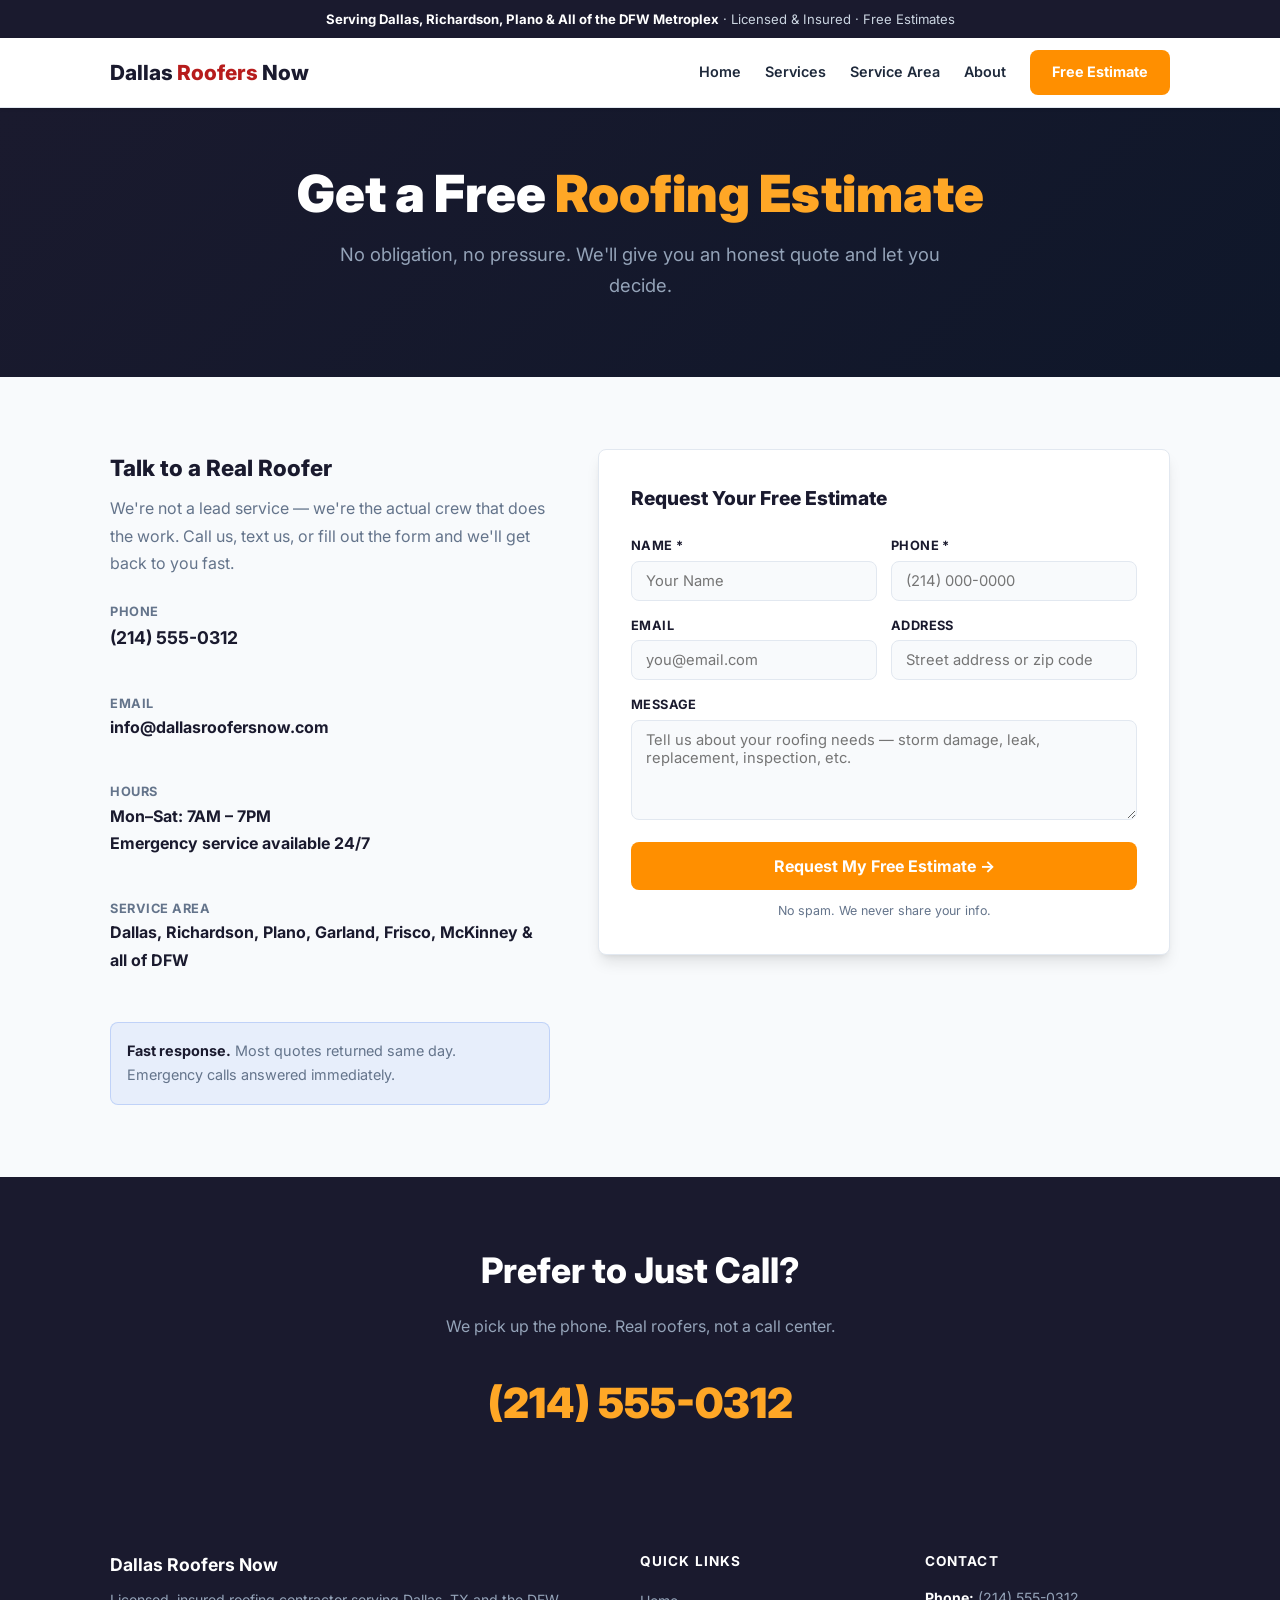
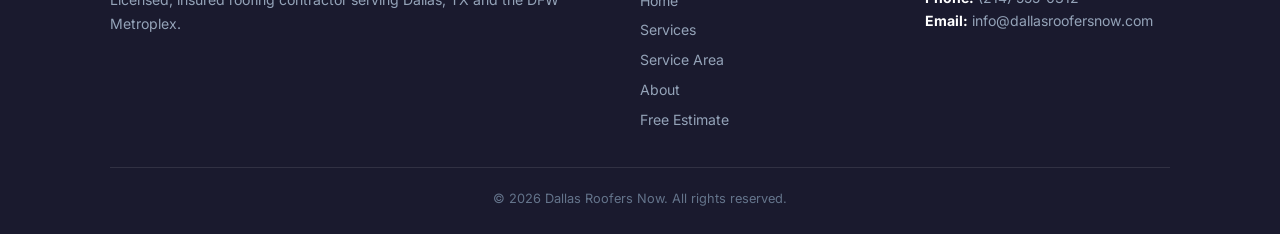
<file: contact.html>
<!DOCTYPE html>
<html lang="en">
<head>
  <meta charset="UTF-8">
  <meta name="viewport" content="width=device-width, initial-scale=1.0">
  <title>Free Roofing Estimate | Dallas TX Roof Repair Quote</title>
  <meta name="description" content="Get a free roofing estimate in Dallas, TX. Call (214) 555-0312 or fill out our form. Same-day response. Licensed and insured.">
  <link rel="preconnect" href="https://fonts.googleapis.com">
  <link rel="preconnect" href="https://fonts.gstatic.com" crossorigin>
  <link href="https://fonts.googleapis.com/css2?family=Inter:wght@400;500;600;700;800;900&display=swap" rel="stylesheet">
  <link rel="stylesheet" href="style.css">
</head>
<body>
  <div class="topbar"><strong>Serving Dallas, Richardson, Plano &amp; All of the DFW Metroplex</strong> · Licensed &amp; Insured · Free Estimates</div>
  <header class="site-header">
    <div class="header-inner">
      <a href="index.html" class="site-logo">Dallas <span>Roofers</span> Now</a>
      <nav class="site-nav">
        <a href="index.html">Home</a><a href="services.html">Services</a><a href="areas.html">Service Area</a><a href="about.html">About</a><a href="contact.html" class="btn-cta">Free Estimate</a>
      </nav>
      <button class="hamburger" onclick="document.getElementById('mob-menu').classList.toggle('open')" aria-label="Menu"><span></span><span></span><span></span></button>
    </div>
    <nav class="mobile-menu" id="mob-menu">
      <a href="index.html">Home</a><a href="services.html">Services</a><a href="areas.html">Service Area</a><a href="about.html">About</a><a href="contact.html" class="btn-cta">Free Estimate</a>
    </nav>
  </header>

  <section class="hero" style="padding: 56px 0 48px;">
    <div class="container">
      <h1>Get a Free <span class="highlight">Roofing Estimate</span></h1>
      <p>No obligation, no pressure. We'll give you an honest quote and let you decide.</p>
    </div>
  </section>

  <section class="section">
    <div class="container">
      <div class="contact-grid">

        <div class="contact-info">
          <h2>Talk to a Real Roofer</h2>
          <p>We're not a lead service — we're the actual crew that does the work. Call us, text us, or fill out the form and we'll get back to you fast.</p>

          <div class="info-row">
            <div>
              <strong>Phone</strong>
              <p><a href="tel:+12145550312" style="color:var(--navy); font-size:1.1rem;">(214) 555-0312</a></p>
            </div>
          </div>

          <div class="info-row">
            <div>
              <strong>Email</strong>
              <p>info@dallasroofersnow.com</p>
            </div>
          </div>

          <div class="info-row">
            <div>
              <strong>Hours</strong>
              <p>Mon–Sat: 7AM – 7PM<br>Emergency service available 24/7</p>
            </div>
          </div>

          <div class="info-row">
            <div>
              <strong>Service Area</strong>
              <p>Dallas, Richardson, Plano, Garland, Frisco, McKinney &amp; all of DFW</p>
            </div>
          </div>

          <div style="margin-top:24px; background:rgba(37,99,235,0.08); border:1.5px solid rgba(37,99,235,0.2); border-radius:var(--radius); padding:16px; font-size:0.9rem;">
            <strong style="color:var(--navy);">Fast response.</strong> <span style="color:var(--text-light);">Most quotes returned same day. Emergency calls answered immediately.</span>
          </div>
        </div>

        <div class="contact-form">
          <h2>Request Your Free Estimate</h2>
          <form action="https://formspree.io/f/myknnlek" method="POST">
            <div class="form-row">
              <div class="form-group">
                <label>Name *</label>
                <input type="text" name="name" placeholder="Your Name" required>
              </div>
              <div class="form-group">
                <label>Phone *</label>
                <input type="tel" name="phone" placeholder="(214) 000-0000" required>
              </div>
            </div>
            <div class="form-row">
              <div class="form-group">
                <label>Email</label>
                <input type="email" name="email" placeholder="you@email.com">
              </div>
              <div class="form-group">
                <label>Address</label>
                <input type="text" name="address" placeholder="Street address or zip code">
              </div>
            </div>
            <div class="form-group">
              <label>Message</label>
              <textarea name="message" placeholder="Tell us about your roofing needs — storm damage, leak, replacement, inspection, etc."></textarea>
            </div>
            <input type="hidden" name="_subject" value="New Lead — Dallas Roofers Now">
            <button type="submit" class="form-submit">Request My Free Estimate →</button>
            <p style="text-align:center; font-size:0.78rem; color:var(--text-light); margin-top:10px;">No spam. We never share your info.</p>
          </form>
        </div>

      </div>
    </div>
  </section>

  <section class="cta-strip">
    <h2>Prefer to Just Call?</h2>
    <p>We pick up the phone. Real roofers, not a call center.</p>
    <div style="margin-top:16px;">
      <a href="tel:+12145550312" style="font-size:clamp(1.8rem,5vw,2.6rem); font-weight:900; color:var(--orange-light); text-decoration:none;">(214) 555-0312</a>
    </div>
  </section>

  <footer class="site-footer">
    <div class="container">
      <div class="footer-grid">
        <div class="footer-brand">
          <strong style="color:#fff; font-size:1.1rem;">Dallas Roofers Now</strong>
          <p>Licensed, insured roofing contractor serving Dallas, TX and the DFW Metroplex.</p>
        </div>
        <div class="footer-links">
          <h4>Quick Links</h4>
          <a href="index.html">Home</a><a href="services.html">Services</a><a href="areas.html">Service Area</a><a href="about.html">About</a><a href="contact.html">Free Estimate</a>
        </div>
        <div class="footer-contact">
          <h4>Contact</h4>
          <p><strong style="color:#fff;">Phone:</strong> (214) 555-0312</p>
          <p><strong style="color:#fff;">Email:</strong> info@dallasroofersnow.com</p>
        </div>
      </div>
      <div class="footer-bottom">&copy; 2026 Dallas Roofers Now. All rights reserved.</div>
    </div>
  </footer>
</body>
</html>
</file>
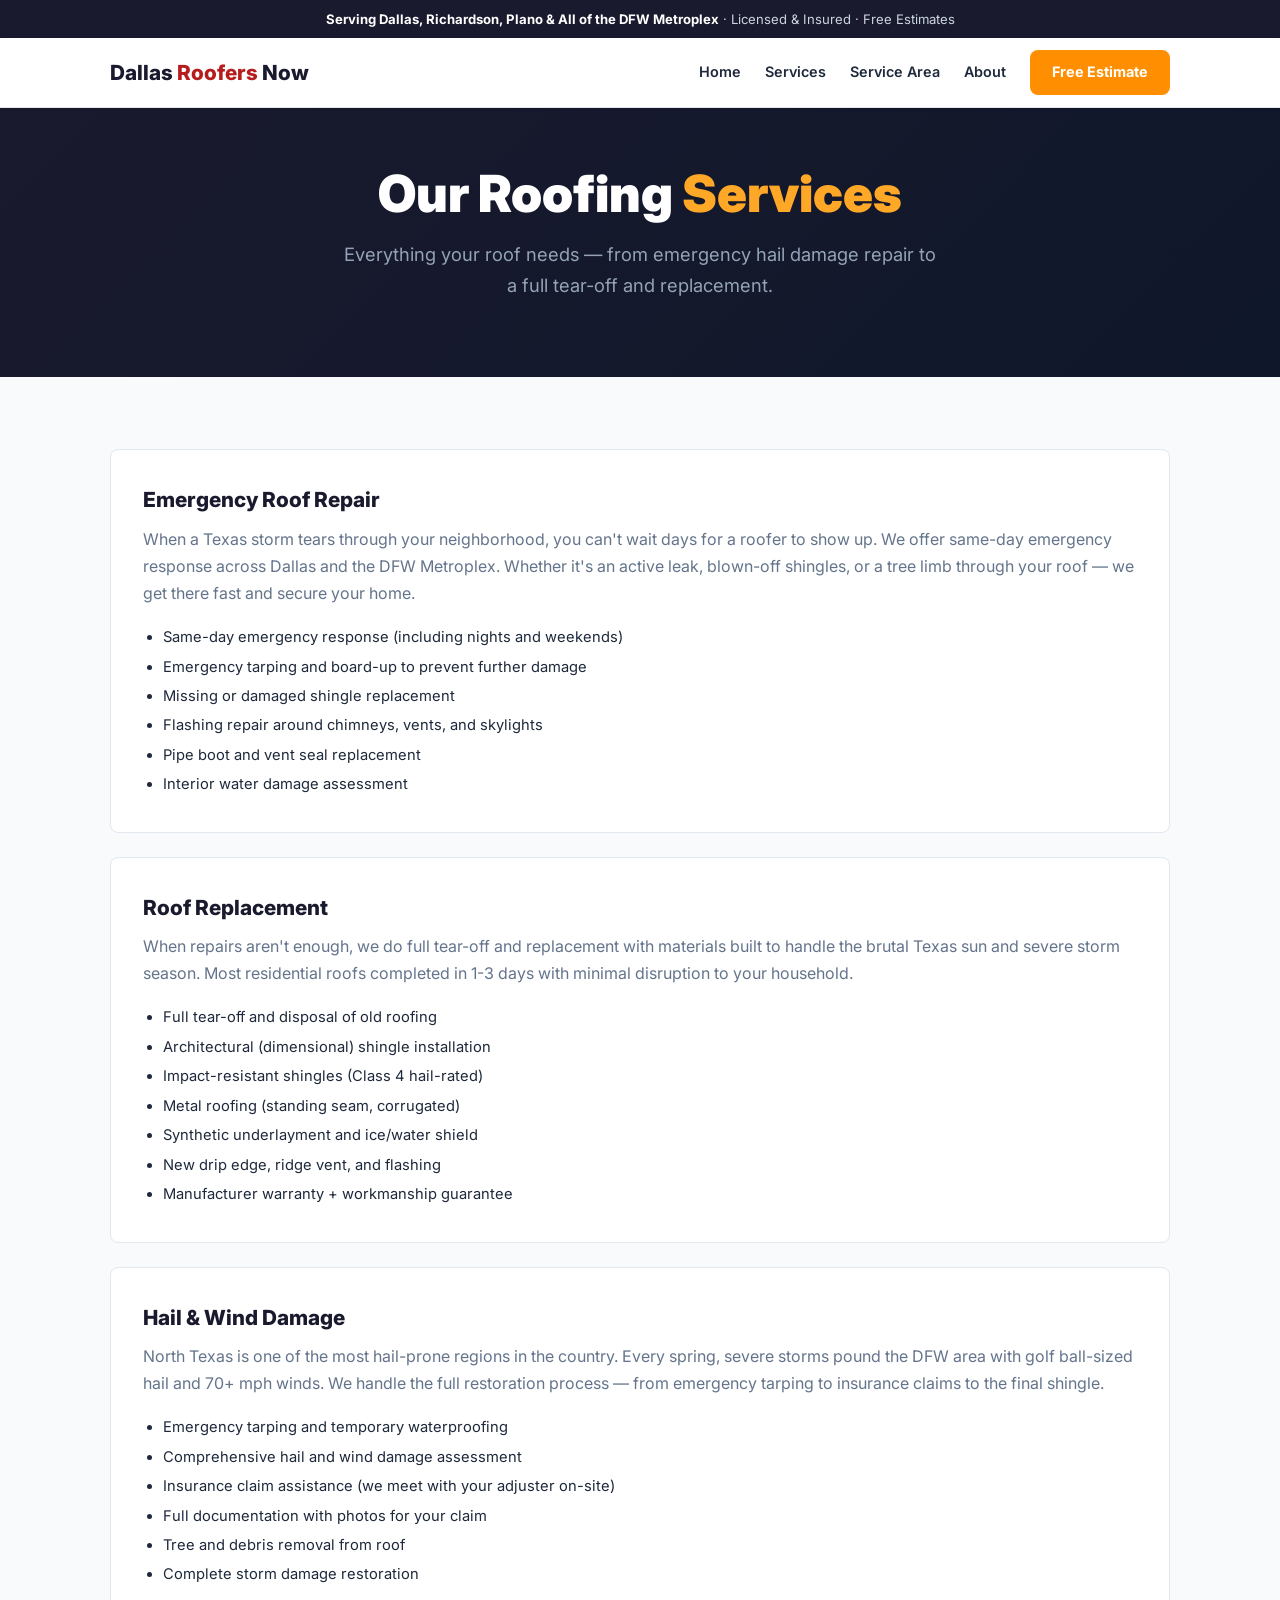
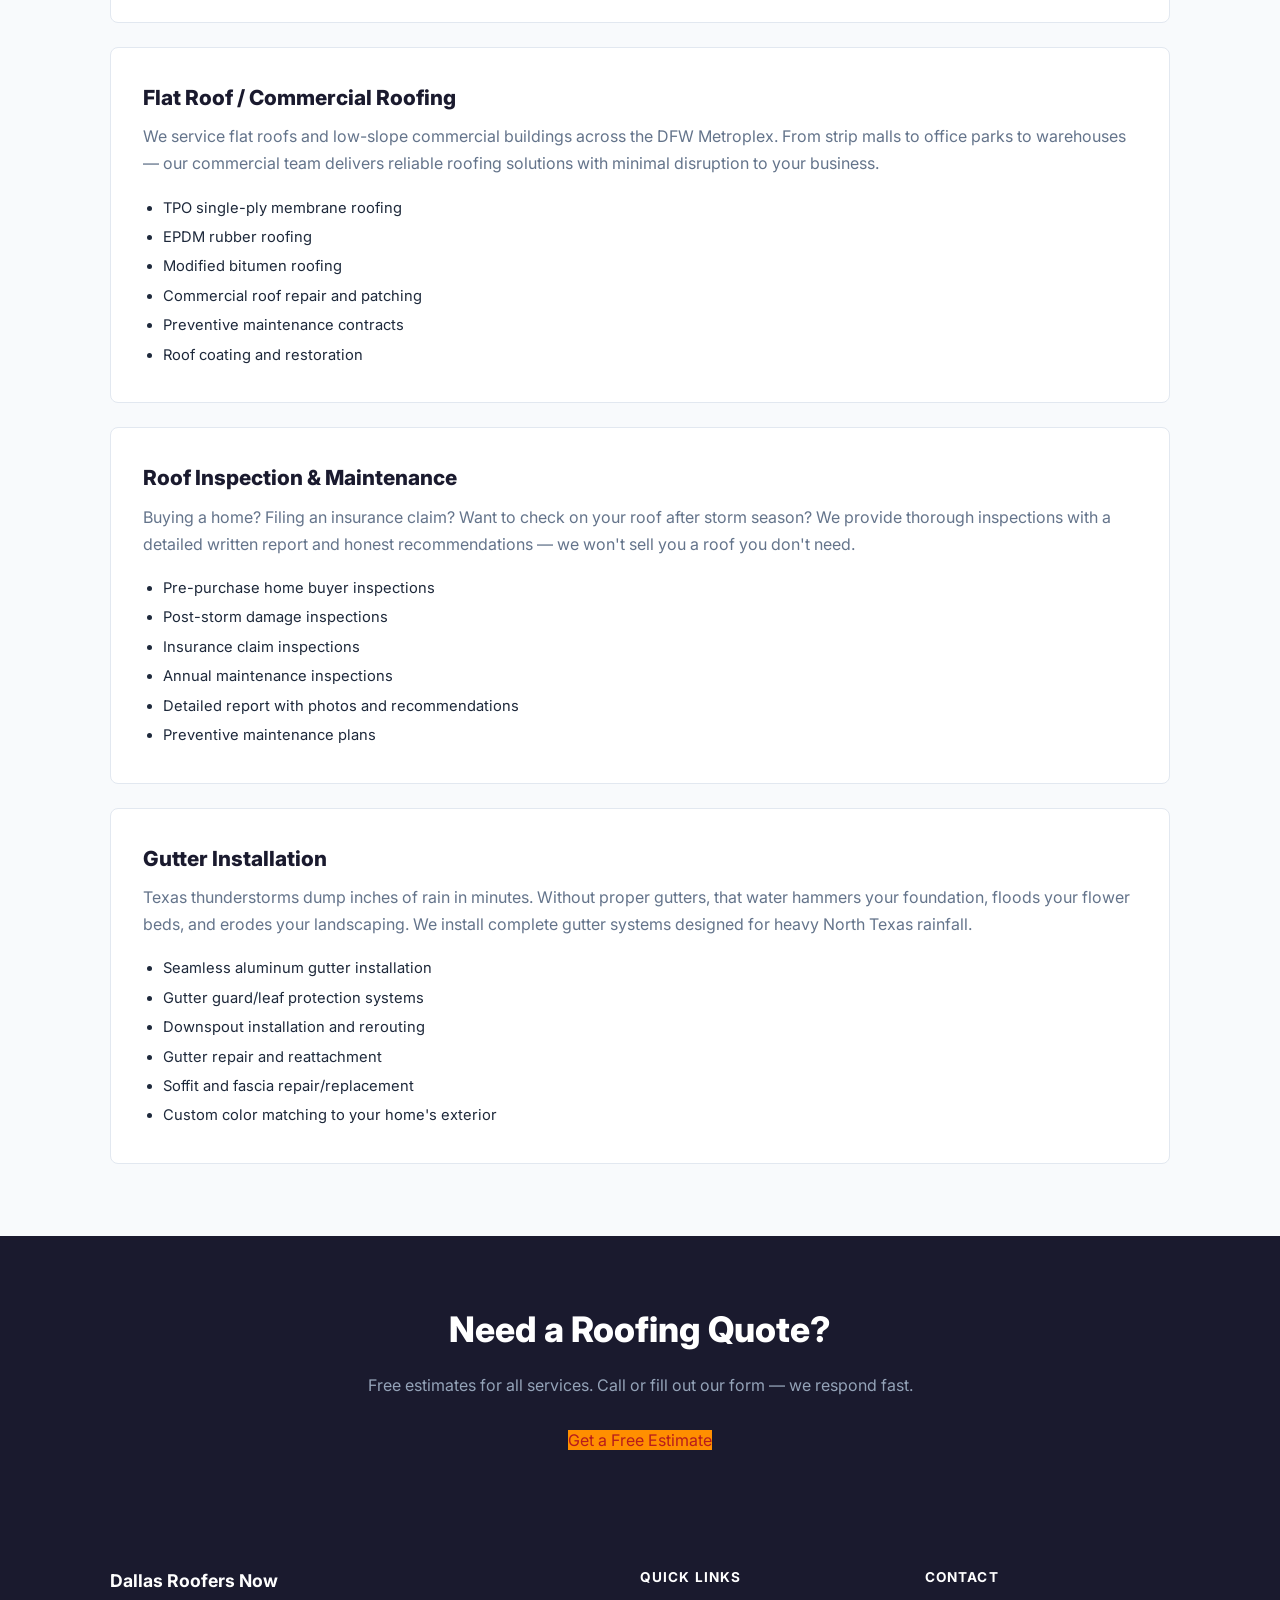
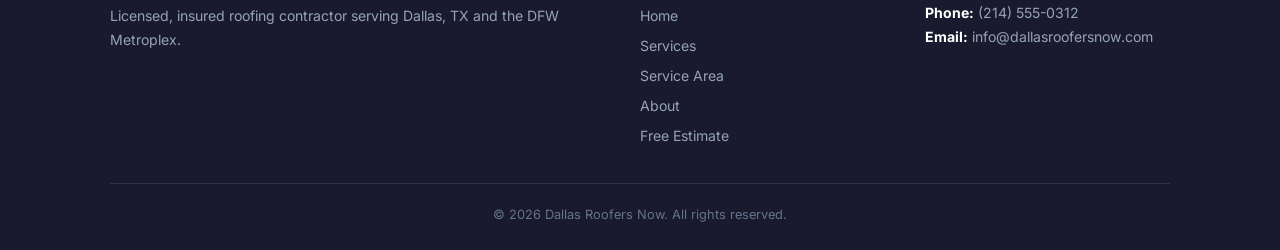
<file: services.html>
<!DOCTYPE html>
<html lang="en">
<head>
  <meta charset="UTF-8">
  <meta name="viewport" content="width=device-width, initial-scale=1.0">
  <title>Roofing Services in Dallas TX | Repair, Replacement, Hail Damage</title>
  <meta name="description" content="Full-service roofing in Dallas, TX. Emergency repair, roof replacement, hail & wind damage, commercial roofing, inspections, and gutter installation. Free estimates.">
  <link rel="preconnect" href="https://fonts.googleapis.com">
  <link rel="preconnect" href="https://fonts.gstatic.com" crossorigin>
  <link href="https://fonts.googleapis.com/css2?family=Inter:wght@400;500;600;700;800;900&display=swap" rel="stylesheet">
  <link rel="stylesheet" href="style.css">
</head>
<body>
  <div class="topbar"><strong>Serving Dallas, Richardson, Plano &amp; All of the DFW Metroplex</strong> · Licensed &amp; Insured · Free Estimates</div>
  <header class="site-header">
    <div class="header-inner">
      <a href="index.html" class="site-logo">Dallas <span>Roofers</span> Now</a>
      <nav class="site-nav">
        <a href="index.html">Home</a>
        <a href="services.html">Services</a>
        <a href="areas.html">Service Area</a>
        <a href="about.html">About</a>
        <a href="contact.html" class="btn-cta">Free Estimate</a>
      </nav>
      <button class="hamburger" onclick="document.getElementById('mob-menu').classList.toggle('open')" aria-label="Menu"><span></span><span></span><span></span></button>
    </div>
    <nav class="mobile-menu" id="mob-menu">
      <a href="index.html">Home</a><a href="services.html">Services</a><a href="areas.html">Service Area</a><a href="about.html">About</a><a href="contact.html" class="btn-cta">Free Estimate</a>
    </nav>
  </header>

  <section class="hero" style="padding: 56px 0 48px;">
    <div class="container">
      <h1>Our Roofing <span class="highlight">Services</span></h1>
      <p>Everything your roof needs — from emergency hail damage repair to a full tear-off and replacement.</p>
    </div>
  </section>

  <section class="section">
    <div class="container">

      <div style="background:var(--white); border:1px solid var(--border); border-radius:var(--radius); padding:32px; margin-bottom:24px;">
        <h2 style="font-size:1.3rem; font-weight:800; color:var(--navy); margin-bottom:8px;">Emergency Roof Repair</h2>
        <p style="color:var(--text-light); margin-bottom:16px;">When a Texas storm tears through your neighborhood, you can't wait days for a roofer to show up. We offer same-day emergency response across Dallas and the DFW Metroplex. Whether it's an active leak, blown-off shingles, or a tree limb through your roof — we get there fast and secure your home.</p>
        <ul style="color:var(--text); font-size:0.92rem; line-height:2; padding-left:20px;">
          <li>Same-day emergency response (including nights and weekends)</li>
          <li>Emergency tarping and board-up to prevent further damage</li>
          <li>Missing or damaged shingle replacement</li>
          <li>Flashing repair around chimneys, vents, and skylights</li>
          <li>Pipe boot and vent seal replacement</li>
          <li>Interior water damage assessment</li>
        </ul>
      </div>

      <div style="background:var(--white); border:1px solid var(--border); border-radius:var(--radius); padding:32px; margin-bottom:24px;">
        <h2 style="font-size:1.3rem; font-weight:800; color:var(--navy); margin-bottom:8px;">Roof Replacement</h2>
        <p style="color:var(--text-light); margin-bottom:16px;">When repairs aren't enough, we do full tear-off and replacement with materials built to handle the brutal Texas sun and severe storm season. Most residential roofs completed in 1-3 days with minimal disruption to your household.</p>
        <ul style="color:var(--text); font-size:0.92rem; line-height:2; padding-left:20px;">
          <li>Full tear-off and disposal of old roofing</li>
          <li>Architectural (dimensional) shingle installation</li>
          <li>Impact-resistant shingles (Class 4 hail-rated)</li>
          <li>Metal roofing (standing seam, corrugated)</li>
          <li>Synthetic underlayment and ice/water shield</li>
          <li>New drip edge, ridge vent, and flashing</li>
          <li>Manufacturer warranty + workmanship guarantee</li>
        </ul>
      </div>

      <div style="background:var(--white); border:1px solid var(--border); border-radius:var(--radius); padding:32px; margin-bottom:24px;">
        <h2 style="font-size:1.3rem; font-weight:800; color:var(--navy); margin-bottom:8px;">Hail &amp; Wind Damage</h2>
        <p style="color:var(--text-light); margin-bottom:16px;">North Texas is one of the most hail-prone regions in the country. Every spring, severe storms pound the DFW area with golf ball-sized hail and 70+ mph winds. We handle the full restoration process — from emergency tarping to insurance claims to the final shingle.</p>
        <ul style="color:var(--text); font-size:0.92rem; line-height:2; padding-left:20px;">
          <li>Emergency tarping and temporary waterproofing</li>
          <li>Comprehensive hail and wind damage assessment</li>
          <li>Insurance claim assistance (we meet with your adjuster on-site)</li>
          <li>Full documentation with photos for your claim</li>
          <li>Tree and debris removal from roof</li>
          <li>Complete storm damage restoration</li>
        </ul>
      </div>

      <div style="background:var(--white); border:1px solid var(--border); border-radius:var(--radius); padding:32px; margin-bottom:24px;">
        <h2 style="font-size:1.3rem; font-weight:800; color:var(--navy); margin-bottom:8px;">Flat Roof / Commercial Roofing</h2>
        <p style="color:var(--text-light); margin-bottom:16px;">We service flat roofs and low-slope commercial buildings across the DFW Metroplex. From strip malls to office parks to warehouses — our commercial team delivers reliable roofing solutions with minimal disruption to your business.</p>
        <ul style="color:var(--text); font-size:0.92rem; line-height:2; padding-left:20px;">
          <li>TPO single-ply membrane roofing</li>
          <li>EPDM rubber roofing</li>
          <li>Modified bitumen roofing</li>
          <li>Commercial roof repair and patching</li>
          <li>Preventive maintenance contracts</li>
          <li>Roof coating and restoration</li>
        </ul>
      </div>

      <div style="background:var(--white); border:1px solid var(--border); border-radius:var(--radius); padding:32px; margin-bottom:24px;">
        <h2 style="font-size:1.3rem; font-weight:800; color:var(--navy); margin-bottom:8px;">Roof Inspection &amp; Maintenance</h2>
        <p style="color:var(--text-light); margin-bottom:16px;">Buying a home? Filing an insurance claim? Want to check on your roof after storm season? We provide thorough inspections with a detailed written report and honest recommendations — we won't sell you a roof you don't need.</p>
        <ul style="color:var(--text); font-size:0.92rem; line-height:2; padding-left:20px;">
          <li>Pre-purchase home buyer inspections</li>
          <li>Post-storm damage inspections</li>
          <li>Insurance claim inspections</li>
          <li>Annual maintenance inspections</li>
          <li>Detailed report with photos and recommendations</li>
          <li>Preventive maintenance plans</li>
        </ul>
      </div>

      <div style="background:var(--white); border:1px solid var(--border); border-radius:var(--radius); padding:32px;">
        <h2 style="font-size:1.3rem; font-weight:800; color:var(--navy); margin-bottom:8px;">Gutter Installation</h2>
        <p style="color:var(--text-light); margin-bottom:16px;">Texas thunderstorms dump inches of rain in minutes. Without proper gutters, that water hammers your foundation, floods your flower beds, and erodes your landscaping. We install complete gutter systems designed for heavy North Texas rainfall.</p>
        <ul style="color:var(--text); font-size:0.92rem; line-height:2; padding-left:20px;">
          <li>Seamless aluminum gutter installation</li>
          <li>Gutter guard/leaf protection systems</li>
          <li>Downspout installation and rerouting</li>
          <li>Gutter repair and reattachment</li>
          <li>Soffit and fascia repair/replacement</li>
          <li>Custom color matching to your home's exterior</li>
        </ul>
      </div>

    </div>
  </section>

  <section class="cta-strip">
    <h2>Need a Roofing Quote?</h2>
    <p>Free estimates for all services. Call or fill out our form — we respond fast.</p>
    <a href="contact.html" class="btn-hero">Get a Free Estimate</a>
  </section>

  <footer class="site-footer">
    <div class="container">
      <div class="footer-grid">
        <div class="footer-brand">
          <strong style="color:#fff; font-size:1.1rem;">Dallas Roofers Now</strong>
          <p>Licensed, insured roofing contractor serving Dallas, TX and the DFW Metroplex.</p>
        </div>
        <div class="footer-links">
          <h4>Quick Links</h4>
          <a href="index.html">Home</a><a href="services.html">Services</a><a href="areas.html">Service Area</a><a href="about.html">About</a><a href="contact.html">Free Estimate</a>
        </div>
        <div class="footer-contact">
          <h4>Contact</h4>
          <p><strong style="color:#fff;">Phone:</strong> (214) 555-0312</p>
          <p><strong style="color:#fff;">Email:</strong> info@dallasroofersnow.com</p>
        </div>
      </div>
      <div class="footer-bottom">&copy; 2026 Dallas Roofers Now. All rights reserved.</div>
    </div>
  </footer>
</body>
</html>
</file>
<file: style.css>
/* Waldorf Roofing — Rank & Rent Site */
:root {
  --navy: #1a1a2e;
  --blue: #b71c1c;
  --blue-dark: #8e0000;
  --orange: #ff8f00;
  --orange-light: #ffa726;
  --bg: #f8fafc;
  --white: #ffffff;
  --text: #1e293b;
  --text-light: #64748b;
  --border: #e2e8f0;
  --radius: 8px;
  --shadow: 0 1px 3px rgba(0,0,0,0.1), 0 1px 2px rgba(0,0,0,0.06);
  --shadow-lg: 0 10px 15px -3px rgba(0,0,0,0.1), 0 4px 6px -4px rgba(0,0,0,0.1);
  --font: 'Inter', system-ui, -apple-system, sans-serif;
}
*, *::before, *::after { box-sizing: border-box; margin: 0; padding: 0; }
html { scroll-behavior: smooth; font-size: 16px; }
body { font-family: var(--font); background: var(--bg); color: var(--text); line-height: 1.7; }
a { color: var(--blue); text-decoration: none; }
img { max-width: 100%; display: block; }
.container { max-width: 1100px; margin: 0 auto; padding: 0 20px; }

/* Top Bar */
.topbar { background: var(--navy); color: #cbd5e1; font-size: 0.82rem; padding: 8px 0; text-align: center; }
.topbar strong { color: #fff; }

/* Header */
.site-header { background: var(--white); border-bottom: 1px solid var(--border); padding: 0; position: sticky; top: 0; z-index: 100; box-shadow: var(--shadow); }
.header-inner { display: flex; align-items: center; justify-content: space-between; padding: 12px 20px; max-width: 1100px; margin: 0 auto; }
.site-logo { font-size: 1.3rem; font-weight: 800; color: var(--navy); }
.site-logo span { color: var(--blue); }
.site-nav { display: flex; gap: 24px; align-items: center; }
.site-nav a { color: var(--text); font-size: 0.9rem; font-weight: 600; transition: color 0.2s; }
.site-nav a:hover { color: var(--blue); }
.site-nav .btn-cta { background: var(--orange); color: #fff; padding: 10px 22px; border-radius: var(--radius); font-weight: 700; font-size: 0.9rem; transition: background 0.2s; }
.site-nav .btn-cta:hover { background: var(--orange-light); }
.hamburger { display: none; background: none; border: none; cursor: pointer; padding: 8px; }
.hamburger span { display: block; width: 24px; height: 2px; background: var(--navy); margin: 5px 0; transition: 0.3s; }
.mobile-menu { display: none; background: var(--white); border-top: 1px solid var(--border); padding: 16px 20px; }
.mobile-menu a { display: block; padding: 10px 0; font-weight: 600; color: var(--text); border-bottom: 1px solid var(--border); }
.mobile-menu .btn-cta { display: inline-block; margin-top: 12px; background: var(--orange); color: #fff; padding: 12px 24px; border-radius: var(--radius); text-align: center; width: 100%; font-weight: 700; }
@media (max-width: 768px) {
  .site-nav { display: none; }
  .hamburger { display: block; }
  .mobile-menu.open { display: block; }
}

/* Hero */
.hero { background: linear-gradient(135deg, var(--navy) 0%, #0f172a 100%); color: #fff; padding: 80px 0 72px; text-align: center; position: relative; overflow: hidden; }
.hero h1 { font-size: clamp(2rem, 5vw, 3.2rem); font-weight: 900; line-height: 1.15; margin-bottom: 16px; }
.hero h1 .highlight { color: var(--orange-light); }
.hero p { font-size: 1.15rem; color: #94a3b8; max-width: 600px; margin: 0 auto 28px; }
.hero .btn-hero { display: inline-block; background: var(--orange); color: #fff; padding: 16px 36px; border-radius: var(--radius); font-weight: 800; font-size: 1.1rem; transition: background 0.2s, transform 0.15s; }
.hero .btn-hero:hover { background: var(--orange-light); transform: translateY(-2px); }
.hero-phone { font-size: 1.4rem; font-weight: 800; color: #fff; margin-top: 20px; }
.hero-phone a { color: var(--orange-light); }

/* Trust Bar */
.trust-bar { background: var(--white); border-bottom: 1px solid var(--border); padding: 20px 0; }
.trust-items { display: flex; justify-content: center; gap: 40px; flex-wrap: wrap; }
.trust-item { display: flex; align-items: center; gap: 8px; font-size: 0.9rem; font-weight: 600; color: var(--text); }
.trust-icon { width: 36px; height: 36px; background: rgba(183,28,28,0.1); border-radius: 50%; display: flex; align-items: center; justify-content: center; }

/* Section */
.section { padding: 72px 0; }
.section-title { font-size: clamp(1.5rem, 3vw, 2rem); font-weight: 800; text-align: center; margin-bottom: 12px; color: var(--navy); }
.section-sub { text-align: center; color: var(--text-light); max-width: 560px; margin: 0 auto 48px; }

/* Services Grid */
.services-grid { display: grid; grid-template-columns: repeat(3, 1fr); gap: 20px; }
@media (max-width: 768px) { .services-grid { grid-template-columns: 1fr; } }
.service-card { background: var(--white); border: 1px solid var(--border); border-radius: var(--radius); padding: 28px 24px; transition: box-shadow 0.2s, transform 0.2s; }
.service-card:hover { box-shadow: var(--shadow-lg); transform: translateY(-3px); }
.service-card h3 { font-size: 1.05rem; font-weight: 700; color: var(--navy); margin-bottom: 8px; }
.service-card p { font-size: 0.9rem; color: var(--text-light); line-height: 1.65; }
.service-icon { width: 44px; height: 44px; background: rgba(183,28,28,0.1); border-radius: 10px; display: flex; align-items: center; justify-content: center; margin-bottom: 16px; }

/* Why Choose Us */
.why-grid { display: grid; grid-template-columns: repeat(2, 1fr); gap: 20px; }
@media (max-width: 640px) { .why-grid { grid-template-columns: 1fr; } }
.why-card { display: flex; gap: 16px; background: var(--white); border: 1px solid var(--border); border-radius: var(--radius); padding: 24px; }
.why-num { font-size: 1.5rem; font-weight: 900; color: var(--blue); line-height: 1; min-width: 36px; }
.why-card h3 { font-size: 0.95rem; font-weight: 700; color: var(--navy); margin-bottom: 4px; }
.why-card p { font-size: 0.85rem; color: var(--text-light); }

/* Testimonials */
.testimonials-grid { display: grid; grid-template-columns: repeat(3, 1fr); gap: 20px; }
@media (max-width: 768px) { .testimonials-grid { grid-template-columns: 1fr; } }
.testimonial-card { background: var(--white); border: 1px solid var(--border); border-radius: var(--radius); padding: 24px; }
.testimonial-stars { color: #f59e0b; font-size: 1.1rem; margin-bottom: 12px; }
.testimonial-text { font-size: 0.9rem; color: var(--text); font-style: italic; margin-bottom: 12px; line-height: 1.7; }
.testimonial-name { font-size: 0.82rem; font-weight: 700; color: var(--navy); }
.testimonial-loc { font-size: 0.78rem; color: var(--text-light); }

/* CTA Strip */
.cta-strip { background: var(--navy); text-align: center; padding: 64px 20px; color: #fff; }
.cta-strip h2 { font-size: clamp(1.5rem, 4vw, 2.2rem); font-weight: 800; margin-bottom: 12px; }
.cta-strip p { color: #94a3b8; margin-bottom: 28px; }
.cta-strip .btn-hero { background: var(--orange); }

/* Areas */
.areas-grid { display: grid; grid-template-columns: repeat(3, 1fr); gap: 16px; }
@media (max-width: 640px) { .areas-grid { grid-template-columns: repeat(2, 1fr); } }
.area-tag { background: var(--white); border: 1px solid var(--border); border-radius: var(--radius); padding: 14px 18px; font-weight: 600; font-size: 0.9rem; text-align: center; }

/* Contact Form */
.contact-grid { display: grid; grid-template-columns: 1fr 1.3fr; gap: 48px; align-items: start; }
@media (max-width: 768px) { .contact-grid { grid-template-columns: 1fr; } }
.contact-info h2 { font-size: 1.4rem; font-weight: 800; color: var(--navy); margin-bottom: 8px; }
.contact-info p { color: var(--text-light); margin-bottom: 24px; }
.info-row { display: flex; align-items: flex-start; gap: 12px; margin-bottom: 16px; }
.info-row strong { display: block; font-size: 0.8rem; text-transform: uppercase; letter-spacing: 0.04em; color: var(--text-light); }
.info-row p { font-weight: 700; color: var(--navy); }
.contact-form { background: var(--white); border: 1px solid var(--border); border-radius: var(--radius); padding: 32px; box-shadow: var(--shadow-lg); }
.contact-form h2 { font-size: 1.2rem; font-weight: 800; color: var(--navy); margin-bottom: 20px; }
.form-row { display: grid; grid-template-columns: 1fr 1fr; gap: 14px; }
@media (max-width: 480px) { .form-row { grid-template-columns: 1fr; } }
.form-group { margin-bottom: 14px; }
.form-group label { display: block; font-size: 0.8rem; font-weight: 700; color: var(--navy); margin-bottom: 4px; text-transform: uppercase; letter-spacing: 0.03em; }
.form-group input, .form-group select, .form-group textarea { width: 100%; padding: 10px 14px; border: 1.5px solid var(--border); border-radius: var(--radius); font-family: var(--font); font-size: 0.92rem; background: var(--bg); transition: border-color 0.2s; outline: none; }
.form-group input:focus, .form-group select:focus, .form-group textarea:focus { border-color: var(--blue); background: #fff; }
.form-group textarea { resize: vertical; min-height: 100px; }
.form-submit { width: 100%; padding: 14px; background: var(--orange); color: #fff; border: none; border-radius: var(--radius); font-family: var(--font); font-size: 1rem; font-weight: 700; cursor: pointer; transition: background 0.2s; }
.form-submit:hover { background: var(--orange-light); }

/* Footer */
.site-footer { background: var(--navy); color: #94a3b8; padding: 48px 0 24px; font-size: 0.88rem; }
.footer-grid { display: grid; grid-template-columns: 2fr 1fr 1fr; gap: 40px; margin-bottom: 32px; }
@media (max-width: 640px) { .footer-grid { grid-template-columns: 1fr; } }
.footer-brand p { margin-top: 8px; line-height: 1.7; }
.footer-links h4, .footer-contact h4 { color: #fff; font-size: 0.85rem; text-transform: uppercase; letter-spacing: 0.08em; margin-bottom: 12px; }
.footer-links a { display: block; color: #94a3b8; padding: 3px 0; transition: color 0.2s; }
.footer-links a:hover { color: #fff; }
.footer-bottom { border-top: 1px solid rgba(255,255,255,0.1); padding-top: 20px; text-align: center; font-size: 0.8rem; color: #64748b; }
</file>
